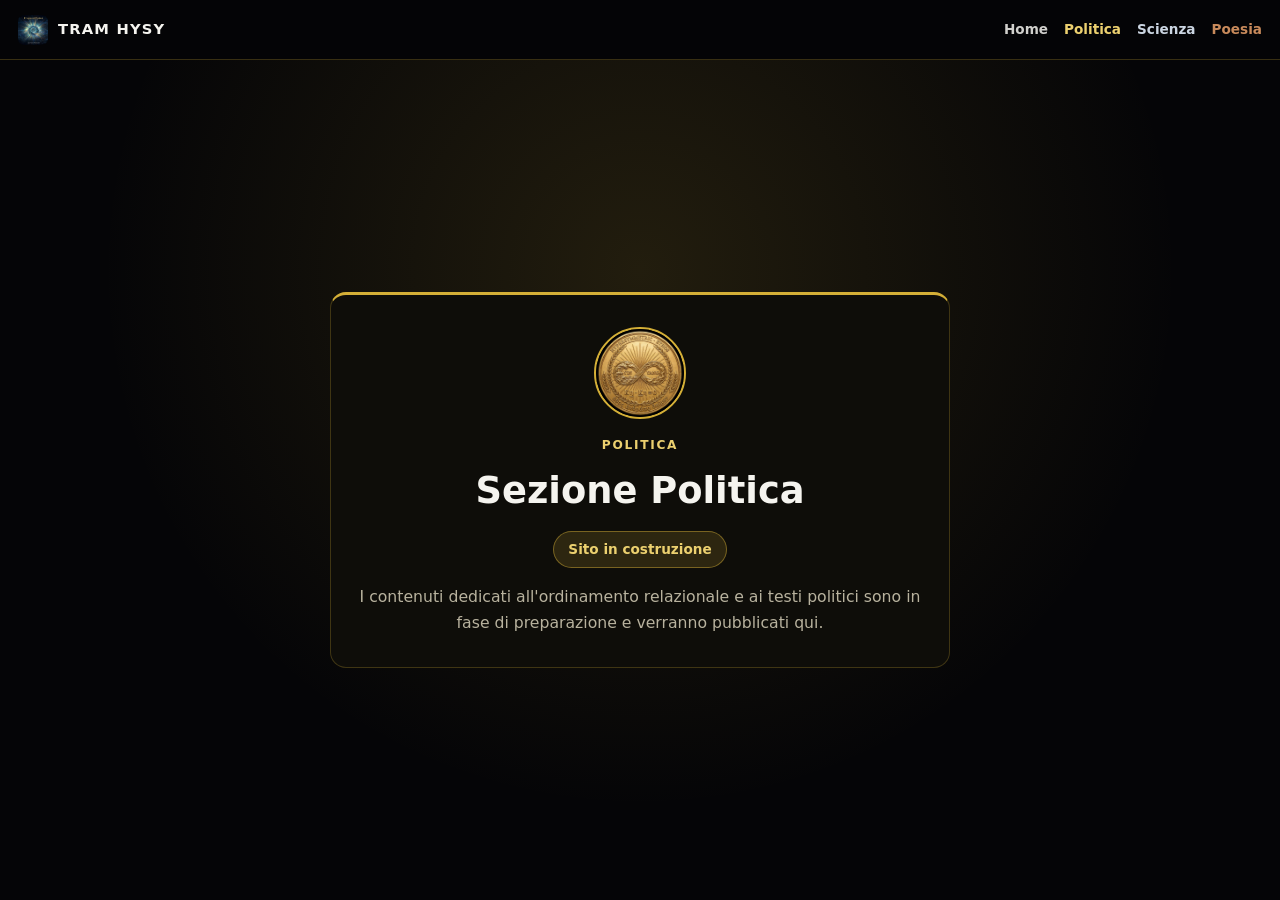
<file: deng/index.html>
<!DOCTYPE html>
<html lang="it">
<head>
  <meta charset="UTF-8" />
  <meta name="viewport" content="width=device-width, initial-scale=1.0" />
  <title>TRAM HYSY — Politica · Sito in costruzione</title>
  <style>
    :root {
      --bg: #050507;
      --surface: #0e0d09;
      --text: #f5f4ef;
      --muted: #b8b29e;
      --gold: #d4af37;
      --gold-bright: #ecd06f;
      --silver: #cbd5e1;
      --bronze: #c88a5b;
      --border: rgba(212, 175, 55, 0.25);
      --nav-h: 60px;
    }

    * { box-sizing: border-box; margin: 0; padding: 0; }

    body {
      background: var(--bg);
      color: var(--text);
      font-family: system-ui, -apple-system, BlinkMacSystemFont, "Segoe UI", Roboto, sans-serif;
      line-height: 1.65;
      padding-top: var(--nav-h);
      min-height: 100vh;
      display: flex;
      flex-direction: column;
    }

    .topbar {
      position: fixed;
      top: 0; left: 0; right: 0;
      height: var(--nav-h);
      z-index: 999;
      display: flex;
      align-items: center;
      justify-content: space-between;
      padding: 0 18px;
      background: rgba(5, 5, 7, 0.94);
      backdrop-filter: blur(10px);
      border-bottom: 1px solid var(--border);
    }

    .brand {
      display: flex;
      align-items: center;
      gap: 10px;
      text-decoration: none;
      color: var(--text);
      font-weight: 700;
      letter-spacing: 0.08em;
      font-size: 0.92rem;
    }

    .brand img {
      width: 30px;
      height: 30px;
      border-radius: 6px;
      object-fit: cover;
      display: block;
    }

    .nav-links {
      display: flex;
      align-items: center;
      gap: 16px;
      list-style: none;
      font-size: 0.85rem;
    }

    .nav-links a {
      text-decoration: none;
      font-weight: 600;
    }

    .c-home { color: var(--text); opacity: 0.85; }
    .c-home:hover { opacity: 1; }
    .c-gold { color: var(--gold-bright); }
    .c-silver { color: var(--silver); }
    .c-bronze { color: var(--bronze); }

    .wrap {
      flex: 1;
      display: grid;
      place-items: center;
      padding: 36px 18px;
      background: radial-gradient(circle at 50% 25%, rgba(212, 175, 55, 0.14), transparent 60%), var(--bg);
    }

    .box {
      max-width: 620px;
      width: 100%;
      background: var(--surface);
      border: 1px solid var(--border);
      border-top: 3px solid var(--gold);
      border-radius: 16px;
      padding: 32px 24px;
      text-align: center;
    }

    .coin {
      width: 92px;
      height: 92px;
      border-radius: 50%;
      overflow: hidden;
      margin: 0 auto 16px;
      border: 2px solid var(--gold);
    }

    .coin img {
      width: 100%;
      height: 100%;
      object-fit: cover;
      display: block;
    }

    .kicker {
      font-size: 0.76rem;
      letter-spacing: 0.14em;
      text-transform: uppercase;
      color: var(--gold-bright);
      font-weight: 700;
      margin-bottom: 6px;
    }

    h1 {
      font-size: clamp(1.7rem, 3.6vw, 2.3rem);
      margin-bottom: 10px;
    }

    .status-pill {
      display: inline-block;
      background: rgba(212, 175, 55, 0.16);
      color: var(--gold-bright);
      border: 1px solid rgba(212, 175, 55, 0.45);
      padding: 6px 14px;
      border-radius: 999px;
      font-size: 0.85rem;
      font-weight: 700;
      margin-bottom: 16px;
    }

    p {
      color: var(--muted);
      font-size: 0.98rem;
    }

    @media (max-width: 680px) {
      .nav-links { gap: 10px; font-size: 0.76rem; }
    }
  </style>
</head>
<body>

  <header class="topbar">
    <a href="../index.html" class="brand">
      <img src="../assets/img/respiro.jpg" alt="Logo Respiro" />
      <span>TRAM HYSY</span>
    </a>
    <nav aria-label="Navigazione">
      <ul class="nav-links">
        <li><a href="../index.html" class="c-home">Home</a></li>
        <li><a href="./" class="c-gold">Politica</a></li>
        <li><a href="../hysy/" class="c-silver">Scienza</a></li>
        <li><a href="../nugae/" class="c-bronze">Poesia</a></li>
      </ul>
    </nav>
  </header>

  <main class="wrap">
    <section class="box">
      <div class="coin">
        <img src="../assets/img/deng.jpg" alt="Politica" />
      </div>
      <p class="kicker">Politica</p>
      <h1>Sezione Politica</h1>
      <div class="status-pill">Sito in costruzione</div>
      <p>
        I contenuti dedicati all'ordinamento relazionale e ai testi politici sono in fase di preparazione e verranno pubblicati qui.
      </p>
    </section>
  </main>

</body>
</html>
</file>
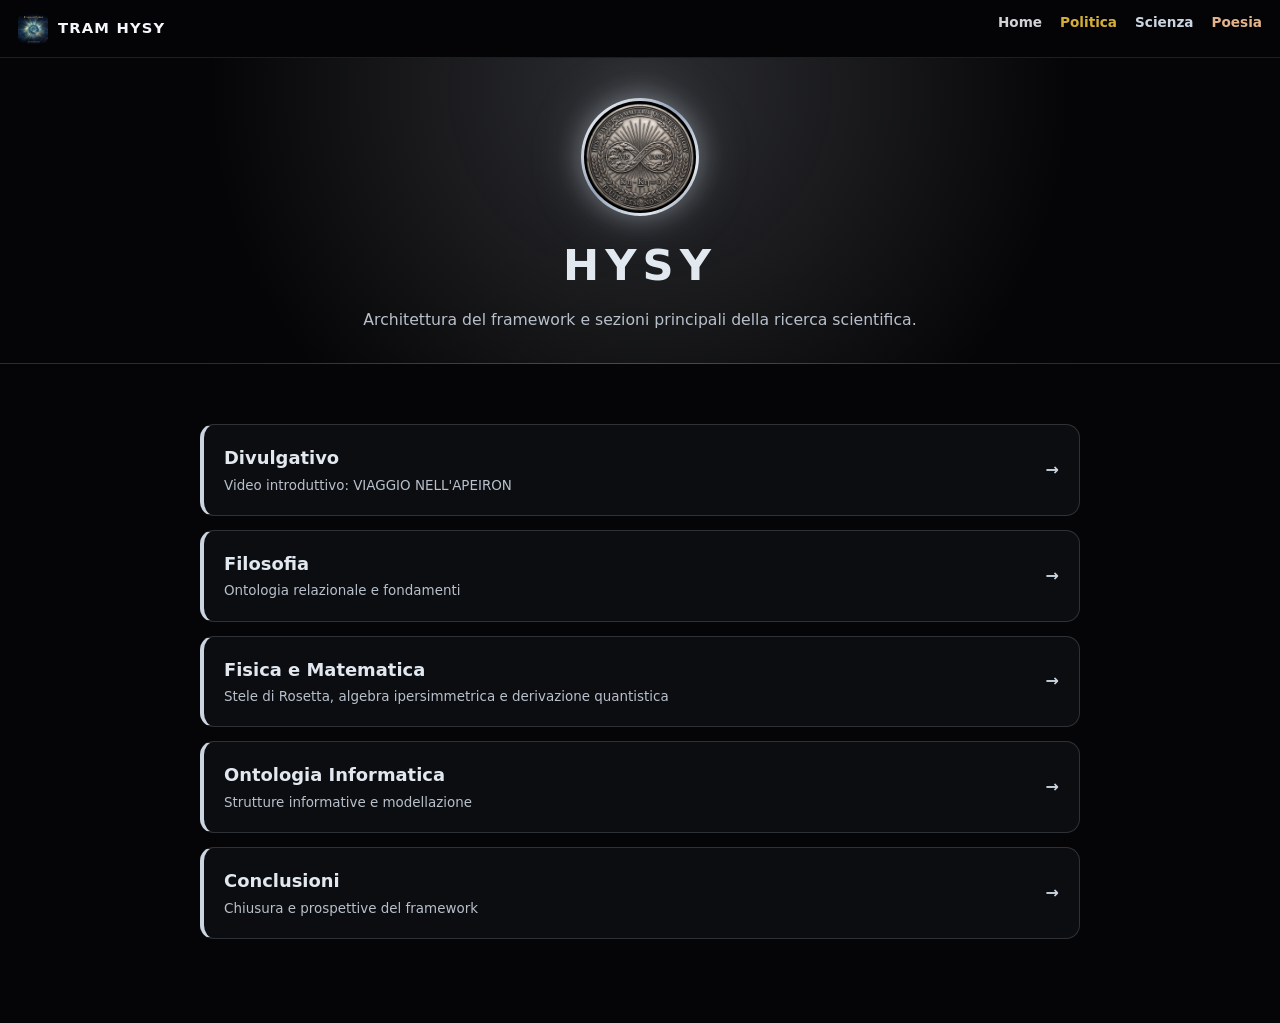
<file: hysy/index.html>
<!DOCTYPE html>
<html lang="it">
<head>
  <meta charset="UTF-8" />
  <meta name="viewport" content="width=device-width, initial-scale=1.0" />
  <title>TRAM HYSY — Scienza · HYSY</title>
  <link rel="stylesheet" href="../css/style.css" />
  <style>
    .hysy-hub-hero {
      text-align: center;
      padding: 40px 20px 30px;
      border-bottom: 1px solid var(--border-silver);
      background:
        radial-gradient(circle at 50% 10%, rgba(226, 232, 240, 0.18), transparent 62%),
        var(--bg);
    }

    .hysy-aura-coin {
      width: 118px;
      height: 118px;
      border-radius: 50%;
      padding: 3px;
      margin: 0 auto 14px;
      background: linear-gradient(135deg, #ffffff 0%, #94a3b8 45%, #e2e8f0 78%, #64748b 100%);
      box-shadow:
        0 0 28px rgba(226, 232, 240, 0.38),
        0 0 56px rgba(148, 163, 184, 0.24);
    }

    .hysy-aura-coin img {
      width: 100%;
      height: 100%;
      border-radius: 50%;
      object-fit: cover;
      display: block;
      background: #090b10;
    }

    .hysy-brand-title {
      font-size: clamp(1.9rem, 4vw, 2.7rem);
      font-weight: 800;
      letter-spacing: 0.14em;
      color: var(--accent);
      margin-bottom: 6px;
    }

    .hysy-hub-sub {
      color: var(--muted);
      font-size: 0.98rem;
      max-width: 680px;
      margin: 0 auto;
    }

    .chapters-list {
      display: grid;
      grid-template-columns: 1fr;
      gap: 14px;
      margin-top: 24px;
    }

    .chapter-card {
      display: flex;
      align-items: center;
      justify-content: space-between;
      gap: 16px;
      text-decoration: none;
      background: var(--surface);
      border: 1px solid var(--border-silver);
      border-left: 4px solid var(--silver);
      border-radius: 14px;
      padding: 18px 20px;
      transition: transform 0.2s ease, border-color 0.2s ease, background 0.2s ease;
    }

    .chapter-card:hover {
      transform: translateX(4px);
      border-color: var(--accent);
      background: var(--card);
    }

    .chapter-title {
      font-size: 1.12rem;
      font-weight: 700;
      color: var(--accent);
    }

    .chapter-path {
      font-size: 0.84rem;
      color: var(--muted);
      margin-top: 2px;
    }

    .chapter-arrow {
      color: var(--silver);
      font-weight: 700;
      font-size: 1rem;
      flex-shrink: 0;
    }
  </style>
</head>
<body>

  <header class="topbar topbar-sub">
    <a href="../index.html" class="brand">
      <img src="../assets/img/respiro.jpg" alt="Logo Respiro" />
      <span class="brand-label">TRAM HYSY</span>
    </a>
    <nav aria-label="Navigazione sezioni">
      <ul class="nav-links">
        <li><a href="../index.html" class="c-home">Home</a></li>
        <li><a href="../deng/" class="c-gold">Politica</a></li>
        <li><a href="./" class="c-silver">Scienza</a></li>
        <li><a href="../nugae/" class="c-bronze">Poesia</a></li>
      </ul>
    </nav>
  </header>

  <main>
    <section class="hysy-hub-hero">
      <div class="hysy-aura-coin">
        <img src="../assets/img/hysy.jpg" alt="Moneta HYSY con aura" />
      </div>
      <h1 class="hysy-brand-title">HYSY</h1>
      <p class="hysy-hub-sub">
        Architettura del framework e sezioni principali della ricerca scientifica.
      </p>
    </section>

    <div class="container">
      <div class="chapters-list">
        <a href="divulgativo/" class="chapter-card">
          <div>
            <div class="chapter-title">Divulgativo</div>
            <div class="chapter-path">Video introduttivo: VIAGGIO NELL'APEIRON</div>
          </div>
          <span class="chapter-arrow">→</span>
        </a>

        <a href="filosofia/" class="chapter-card">
          <div>
            <div class="chapter-title">Filosofia</div>
            <div class="chapter-path">Ontologia relazionale e fondamenti</div>
          </div>
          <span class="chapter-arrow">→</span>
        </a>

        <a href="fisica-matematica/" class="chapter-card">
          <div>
            <div class="chapter-title">Fisica e Matematica</div>
            <div class="chapter-path">Stele di Rosetta, algebra ipersimmetrica e derivazione quantistica</div>
          </div>
          <span class="chapter-arrow">→</span>
        </a>

        <a href="ontologia-informatica/" class="chapter-card">
          <div>
            <div class="chapter-title">Ontologia Informatica</div>
            <div class="chapter-path">Strutture informative e modellazione</div>
          </div>
          <span class="chapter-arrow">→</span>
        </a>

        <a href="conclusioni/" class="chapter-card">
          <div>
            <div class="chapter-title">Conclusioni</div>
            <div class="chapter-path">Chiusura e prospettive del framework</div>
          </div>
          <span class="chapter-arrow">→</span>
        </a>
      </div>
    </div>
  </main>

</body>
</html>
</file>
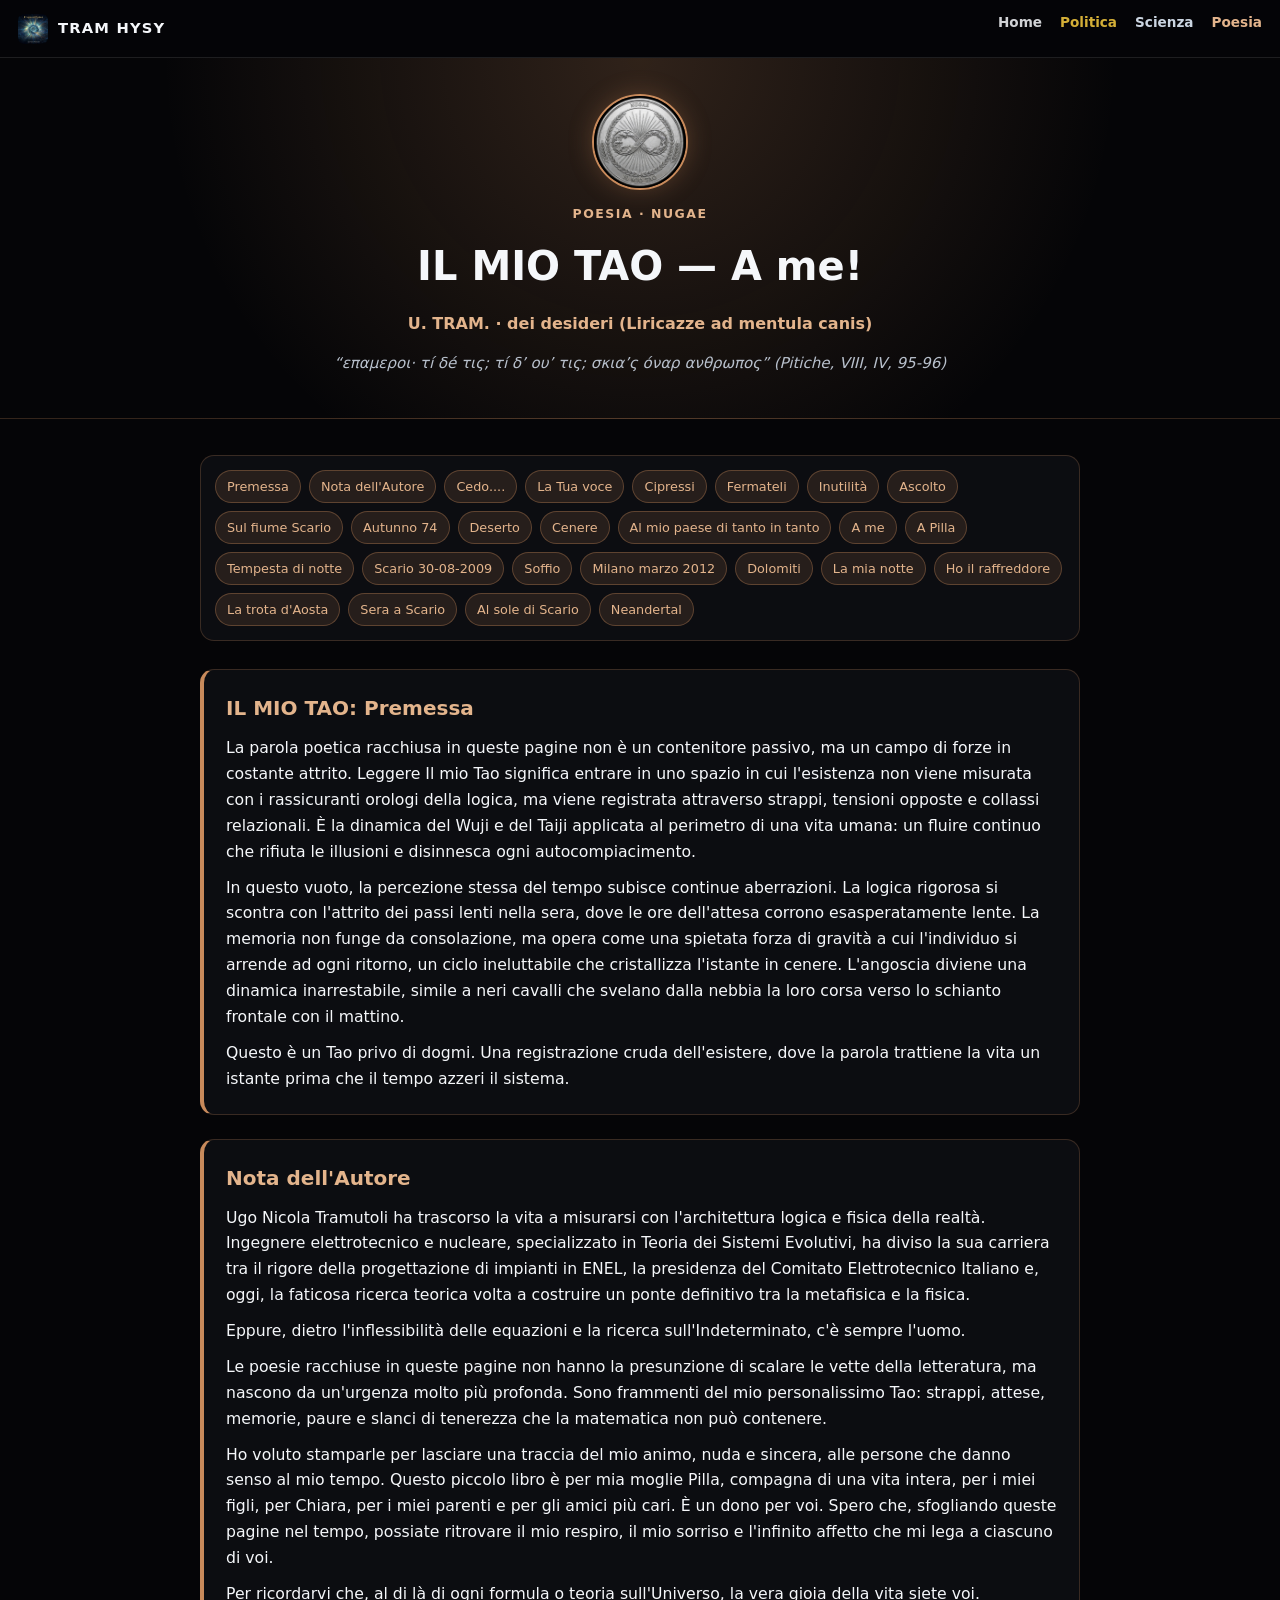
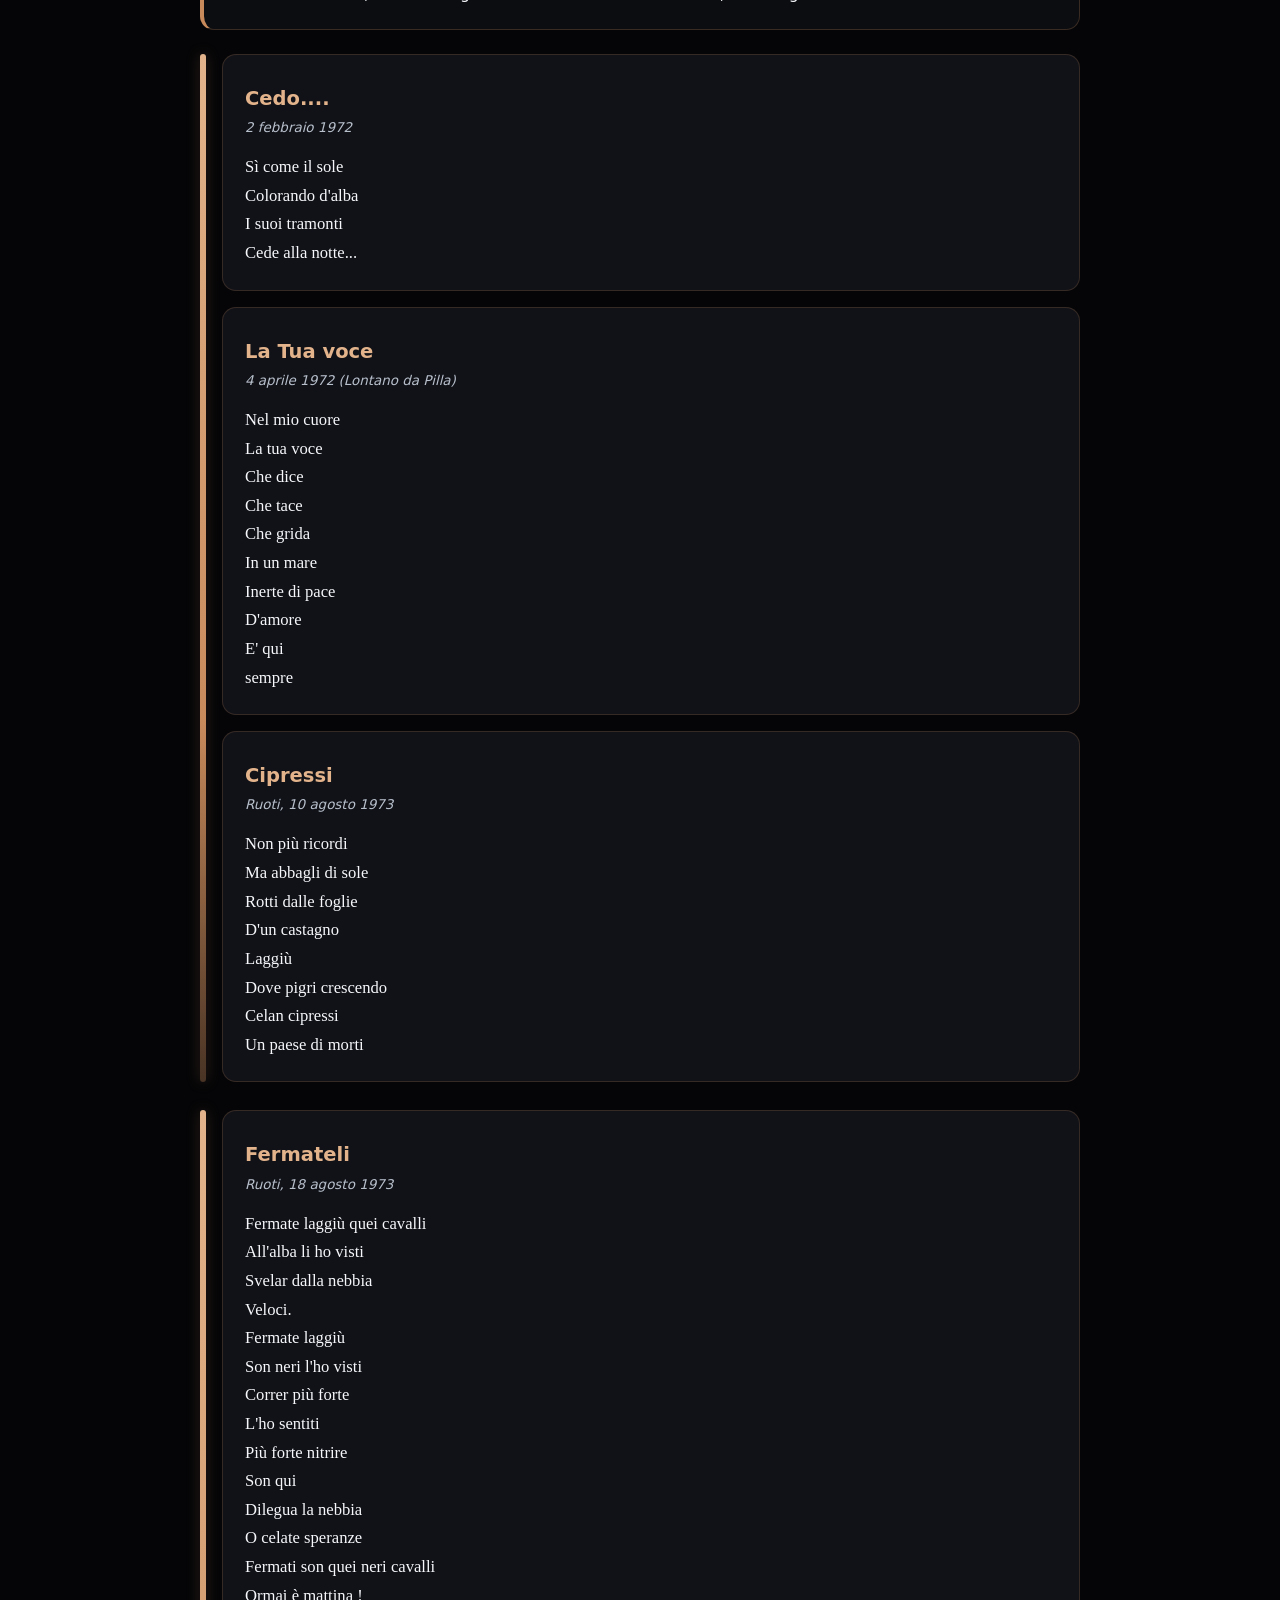
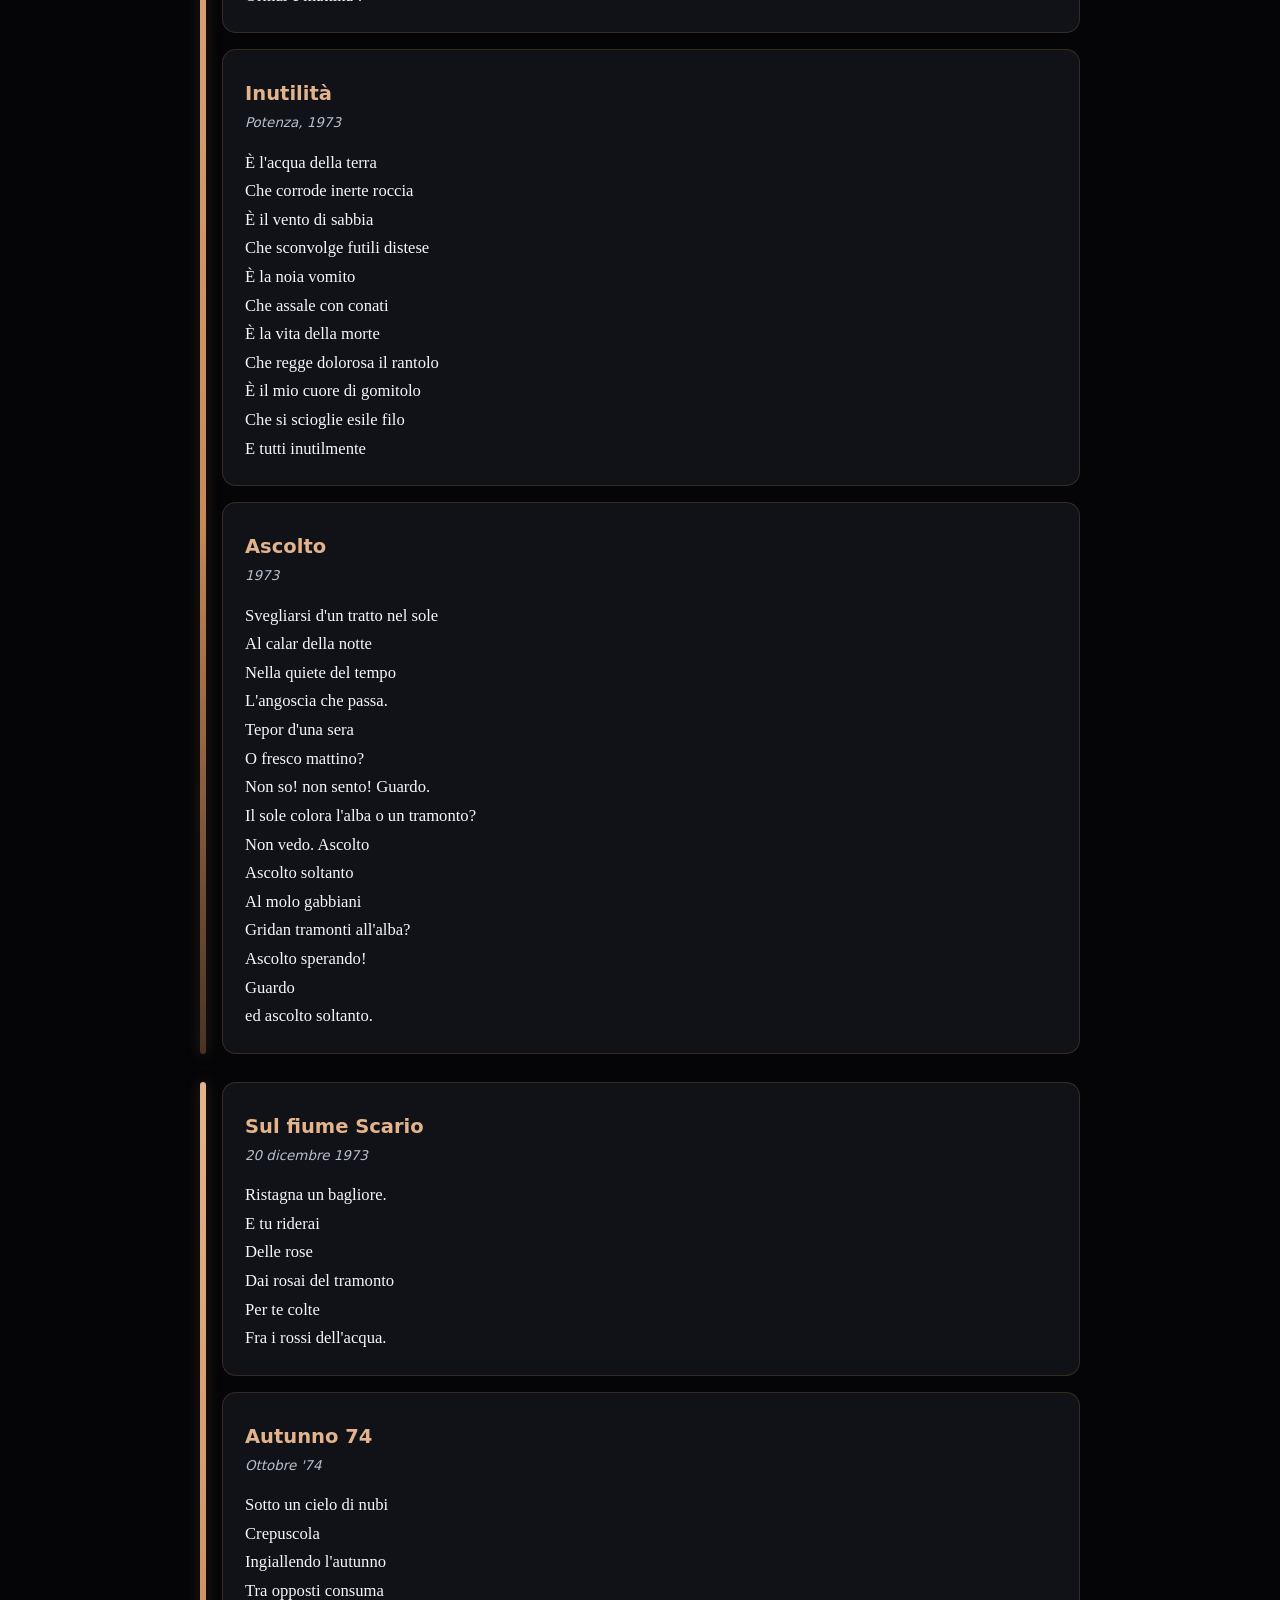
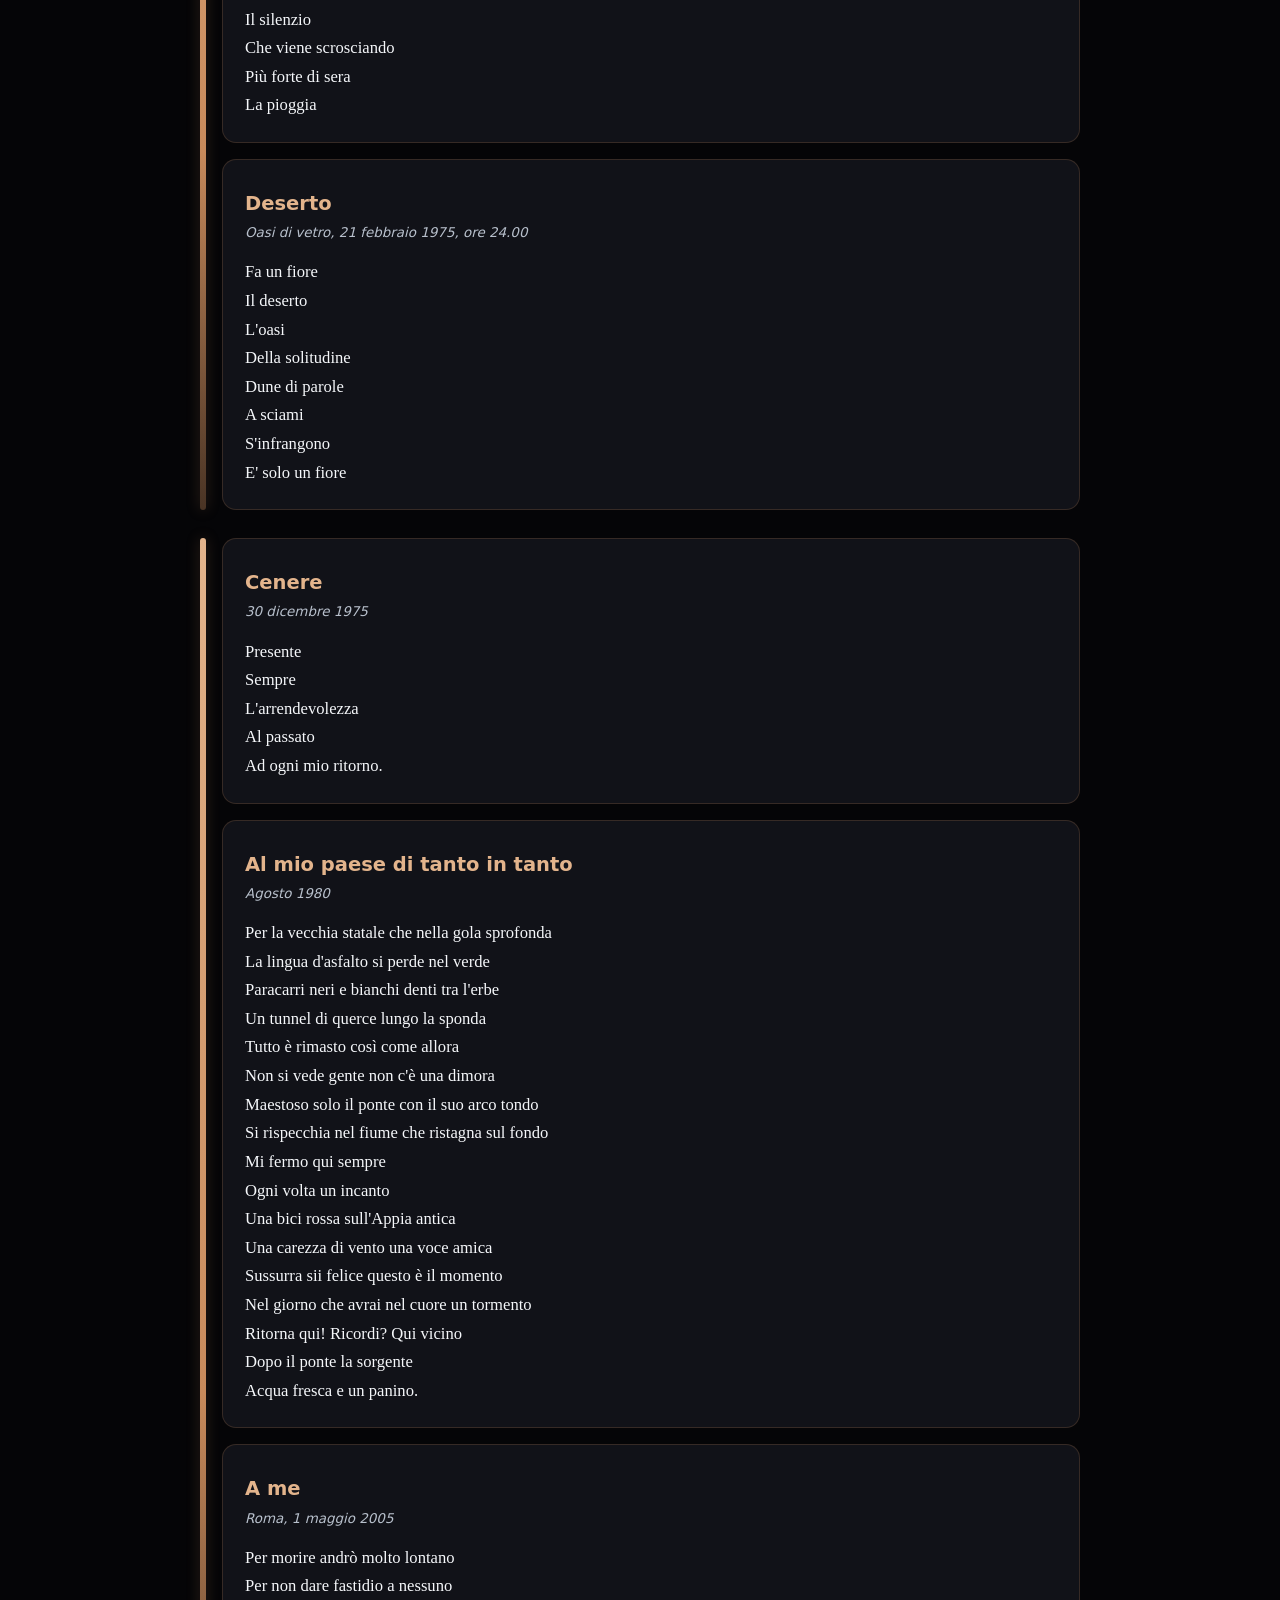
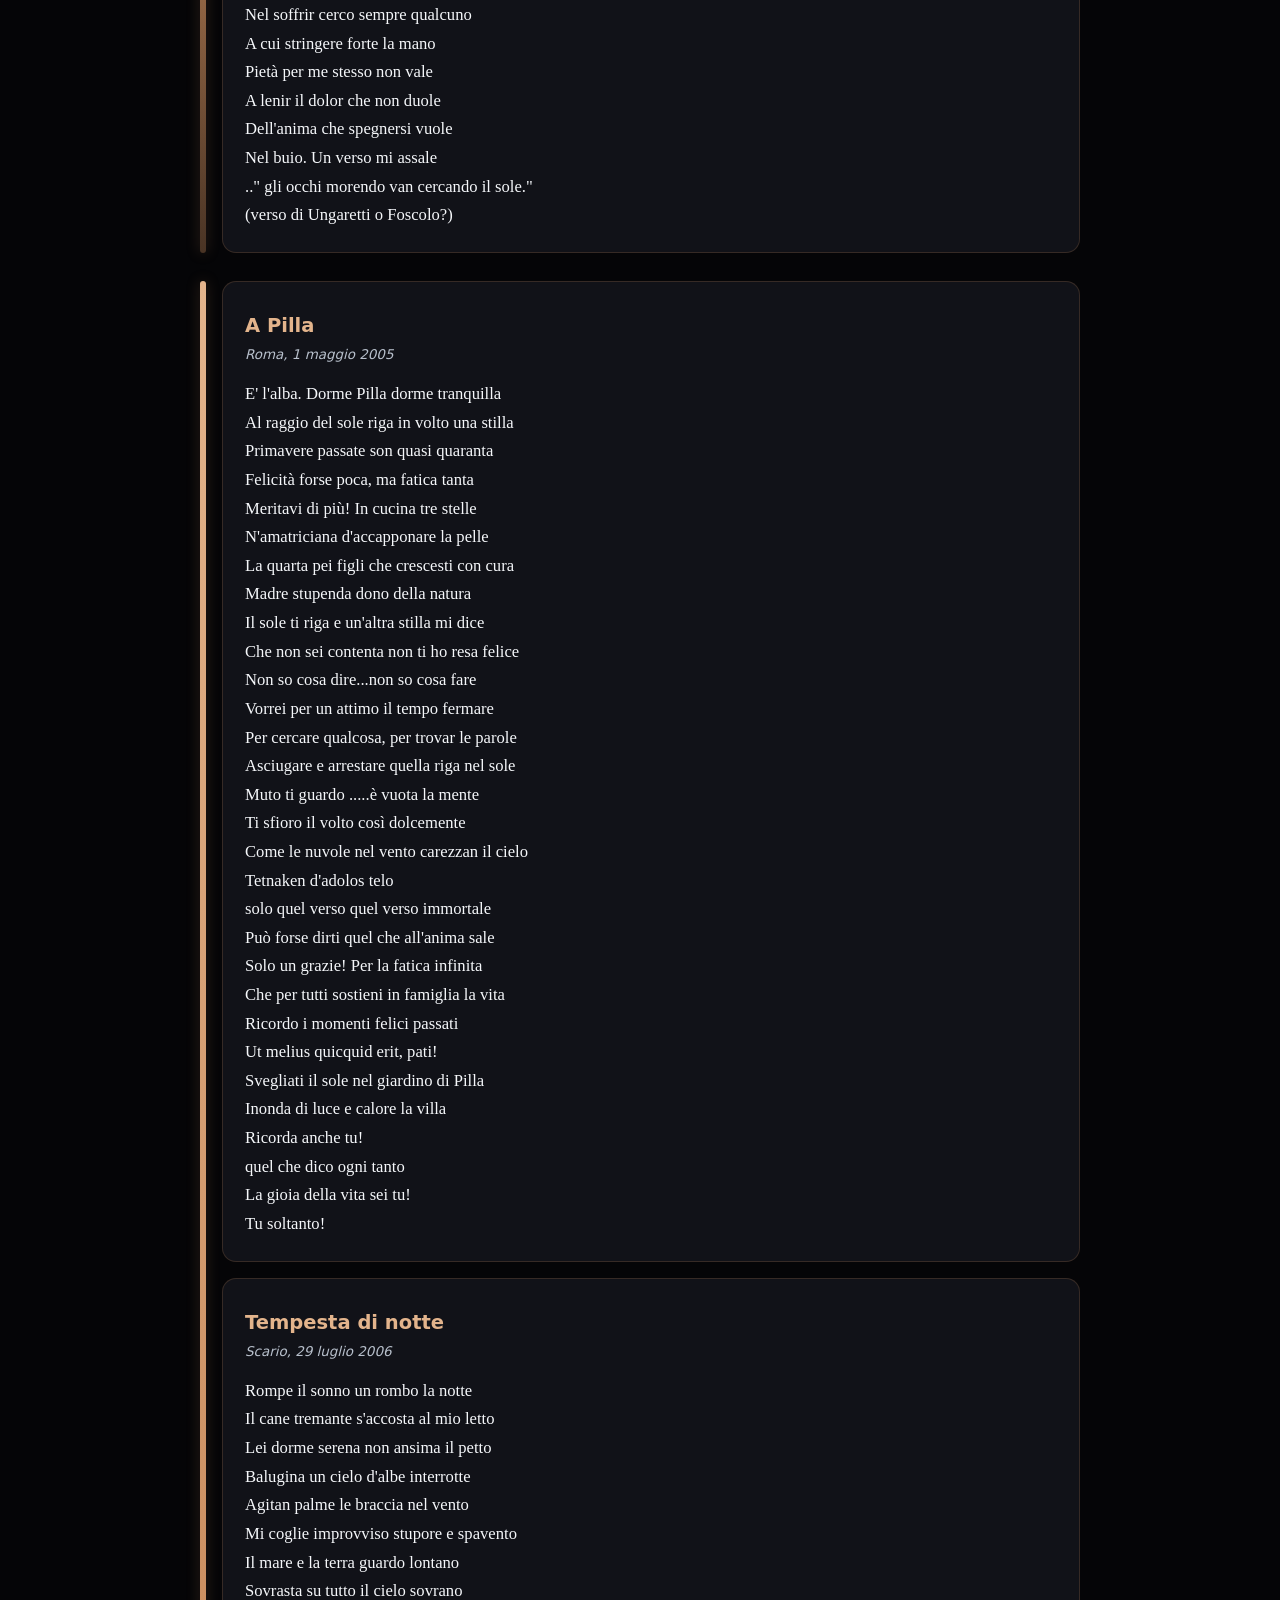
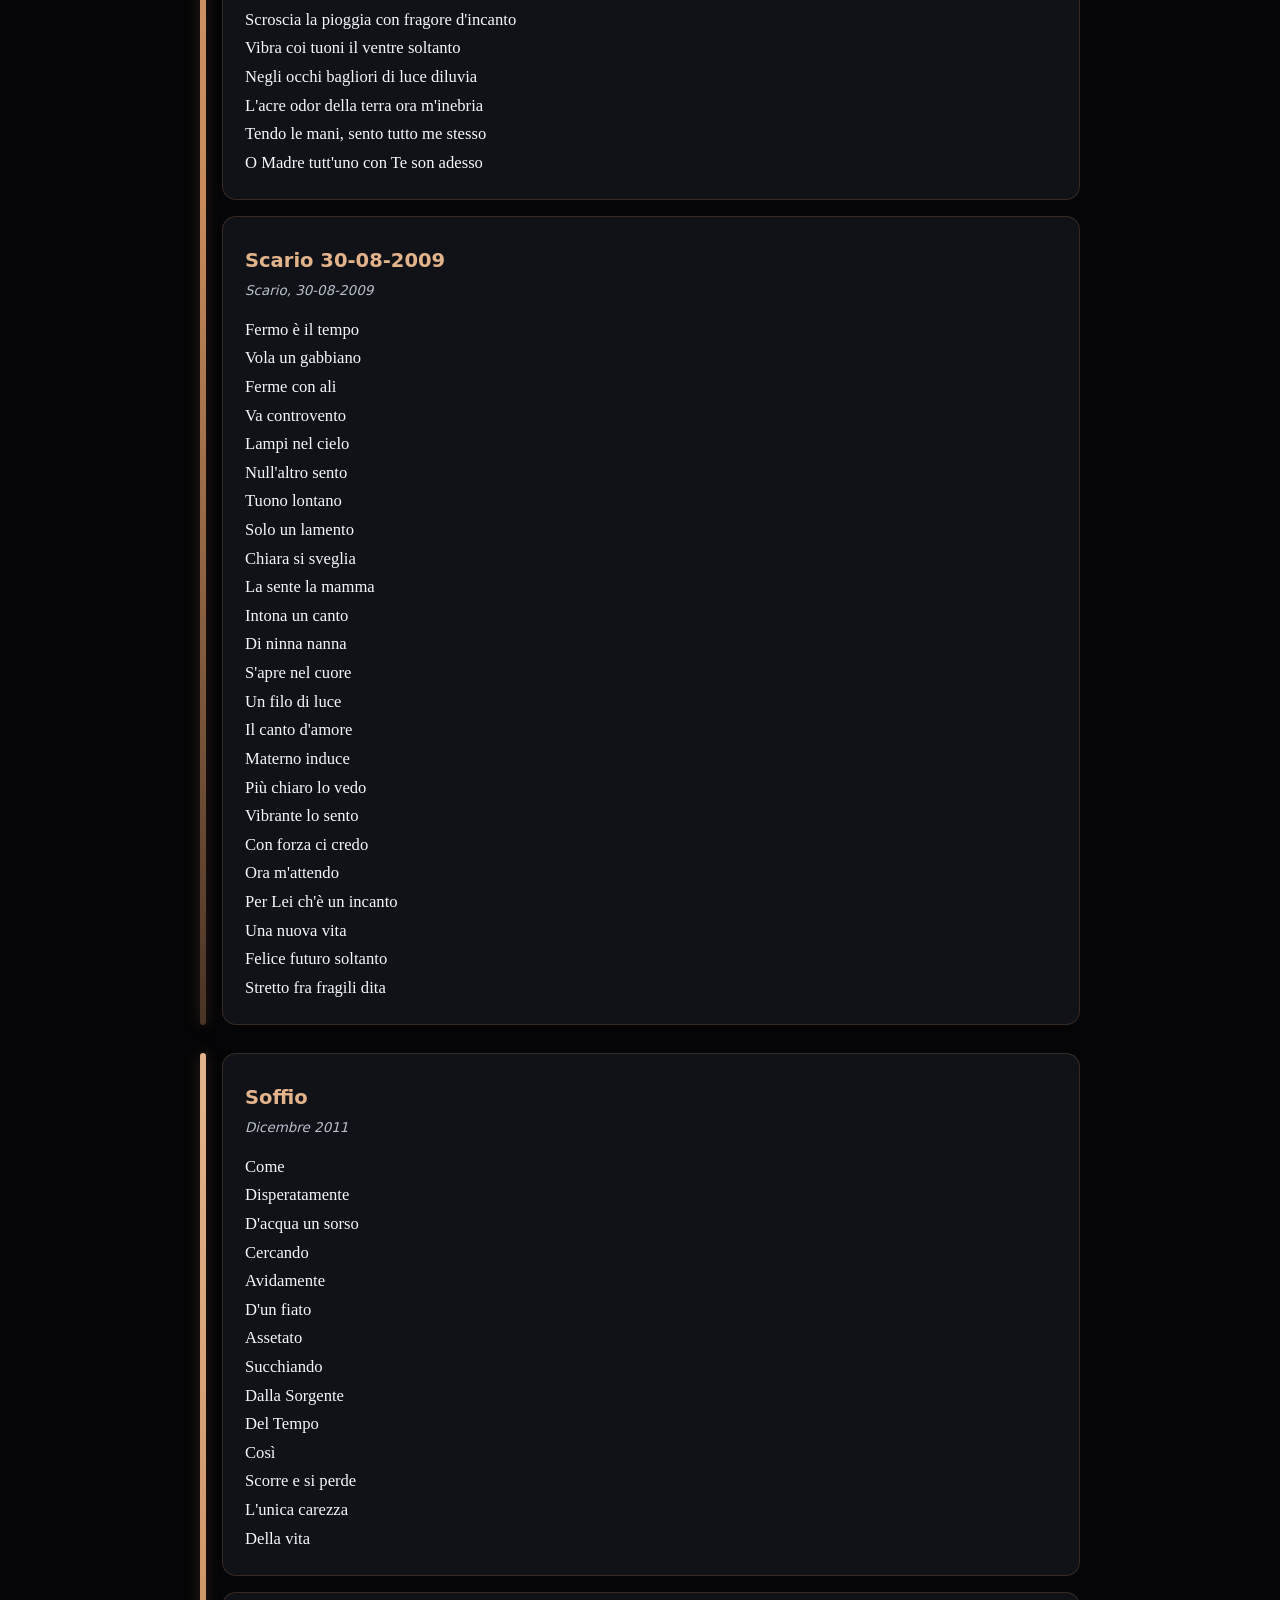
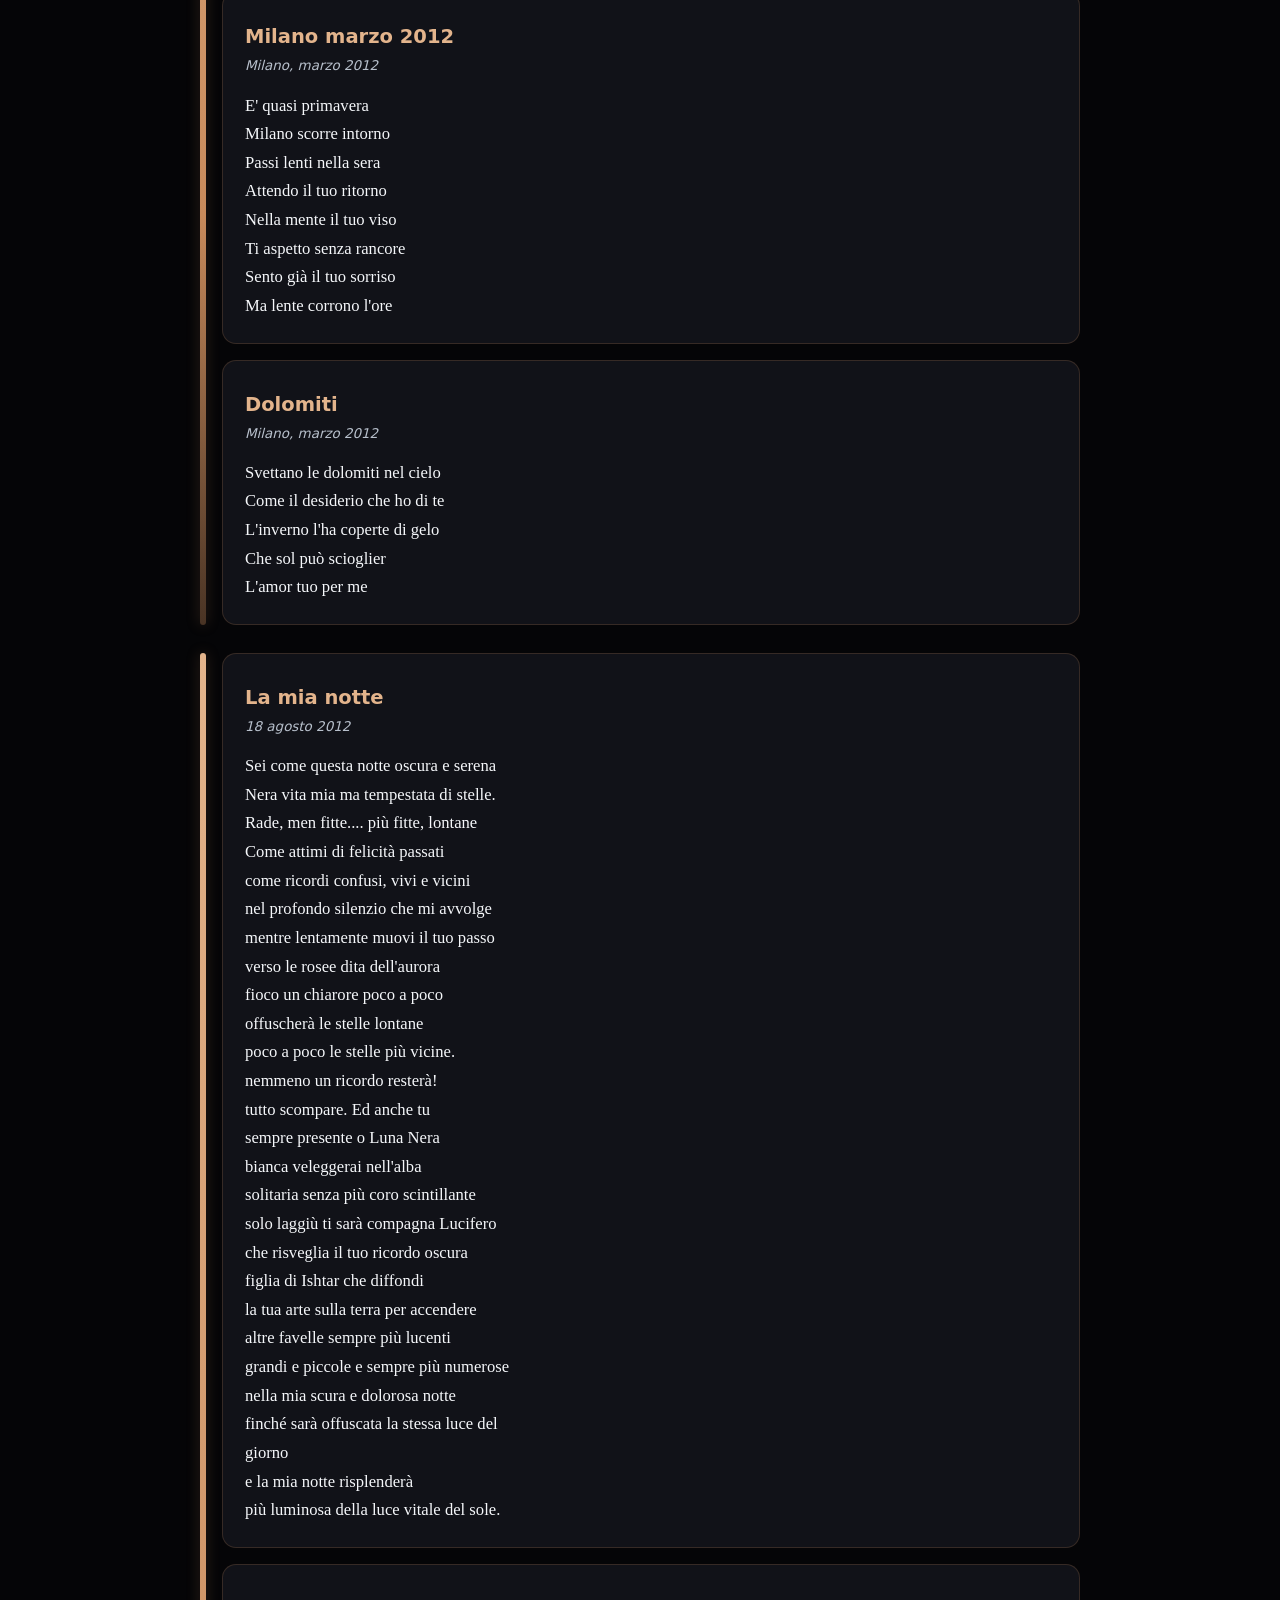
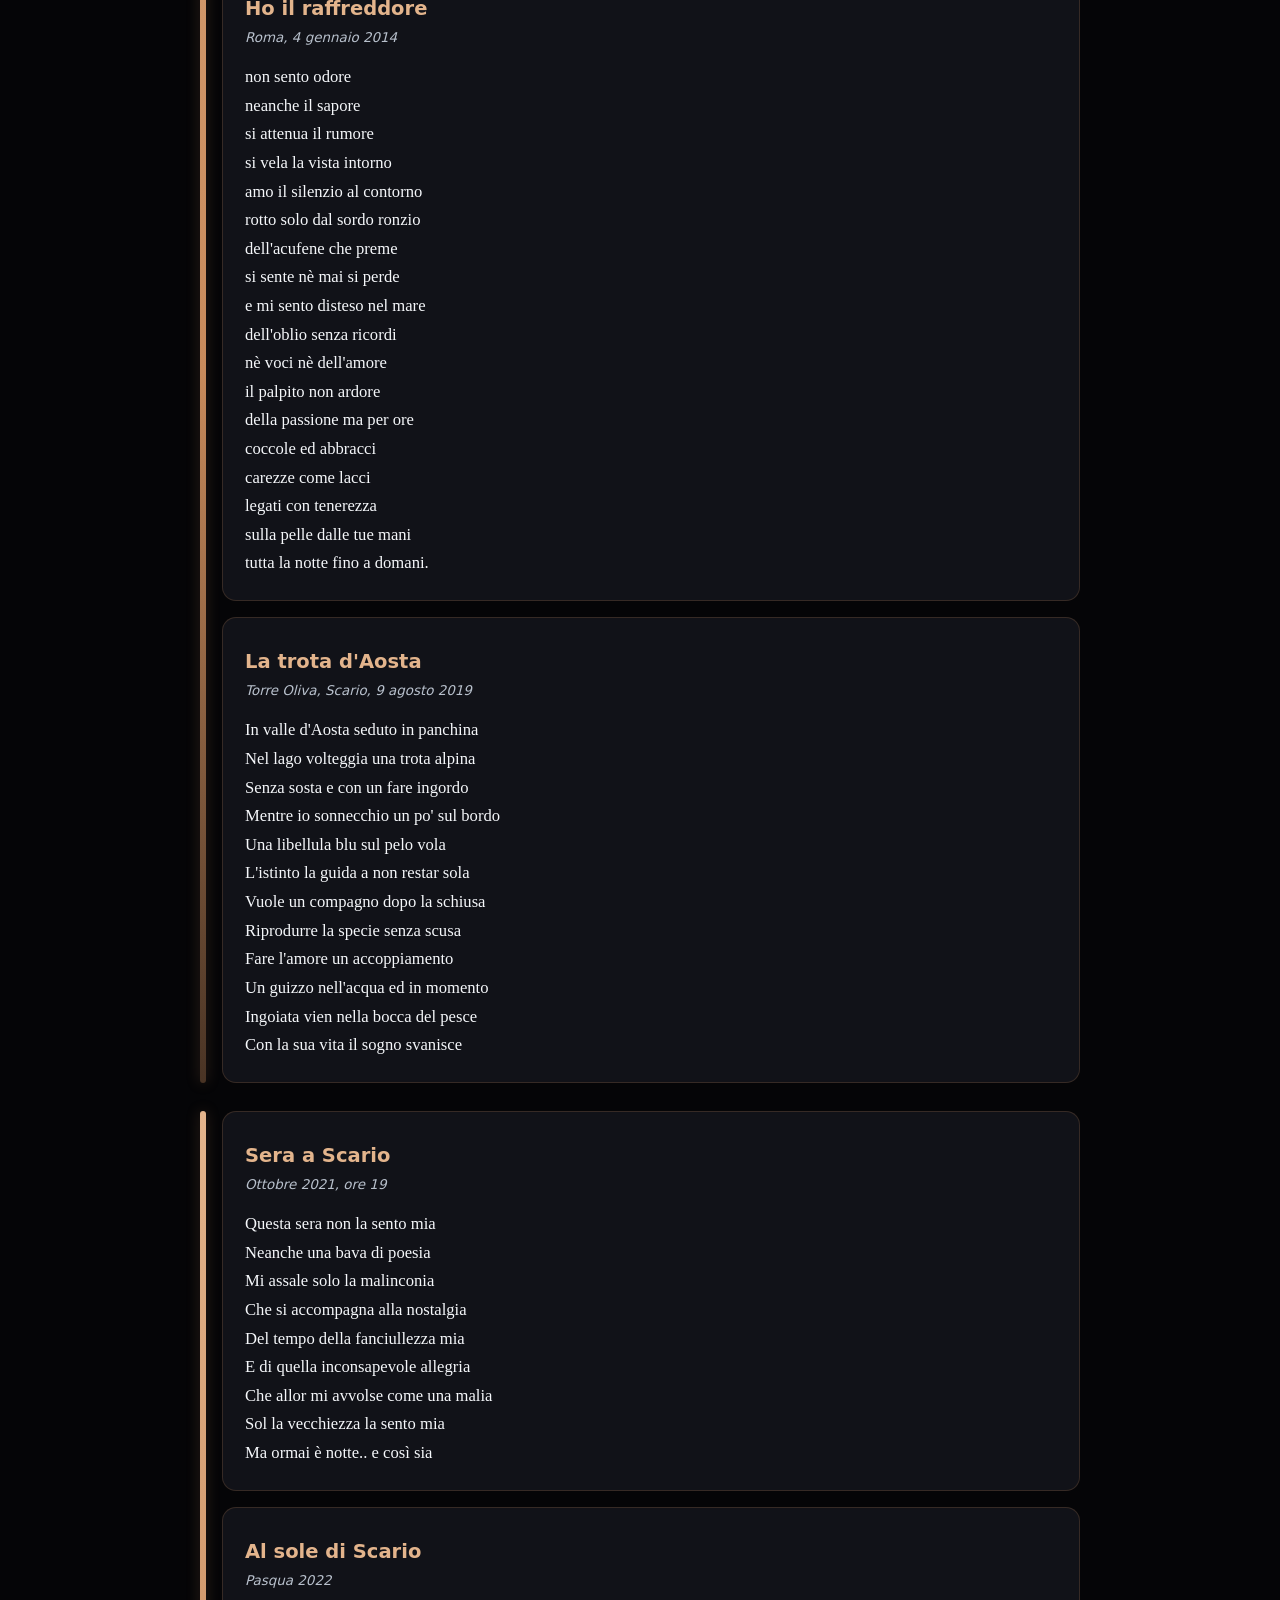
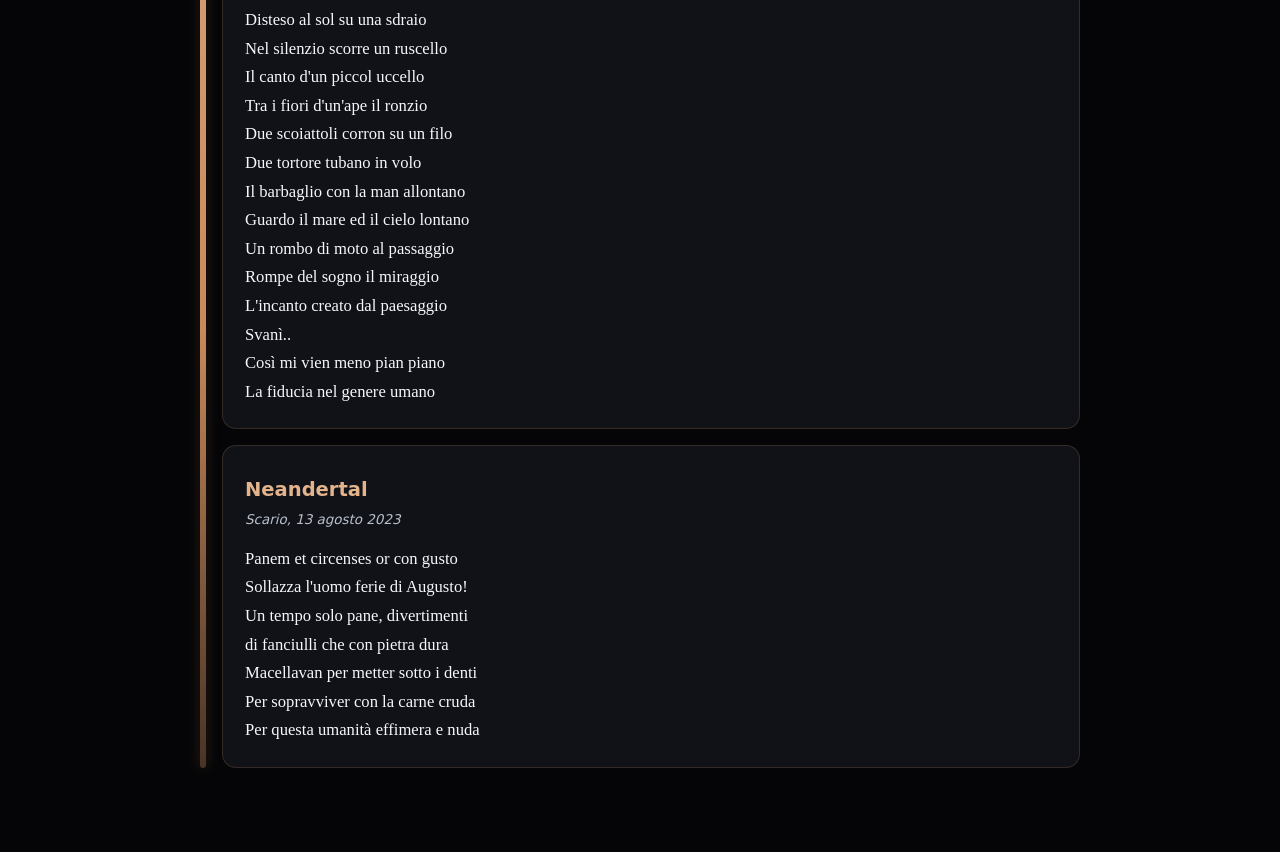
<file: nugae/index.html>
<!DOCTYPE html>
<html lang="it">
<head>
  <meta charset="UTF-8" />
  <meta name="viewport" content="width=device-width, initial-scale=1.0" />
  <title>TRAM HYSY — Nugae · Il Mio Tao</title>
  <link rel="stylesheet" href="../css/style.css" />
  <style>
    html { scroll-behavior: smooth; scroll-padding-top: 120px; }
    .note-box, .poem-card, .poem-title { scroll-margin-top: 120px; }
    .poem-title { padding-top: 6px; }
  </style>
</head>
<body>

  <header class="topbar topbar-sub">
    <a href="../index.html" class="brand">
      <img src="../assets/img/respiro.jpg" alt="Logo Respiro — TRAM HYSY" />
      <span class="brand-label">TRAM HYSY</span>
    </a>
    <nav aria-label="Navigazione sezioni">
      <ul class="nav-links">
        <li><a href="../index.html" class="c-home">Home</a></li>
        <li><a href="../deng/" class="c-gold">Politica</a></li>
        <li><a href="../hysy/" class="c-silver">Scienza</a></li>
        <li><a href="./" class="c-bronze">Poesia</a></li>
      </ul>
    </nav>
  </header>

  <section class="hero-nugae">
    <div class="hero-inner">
      <div class="coin-badge">
        <img src="../assets/img/nugae.jpg" alt="Moneta Nugae — Il Mio Tao" />
      </div>
      <p class="kicker">Poesia · Nugae</p>
      <h1>IL MIO TAO — A me!</h1>
      <p class="subtitle">U. TRAM. · dei desideri (Liricazze ad mentula canis)</p>
      <p class="epigraph">
        &ldquo;&epsilon;&pi;&alpha;&mu;&epsilon;&rho;&omicron;&iota;&middot; &tau;&iacute; &delta;&eacute; &tau;&iota;&sigmaf;; &tau;&iacute; &delta;&rsquo; &omicron;&upsilon;&rsquo; &tau;&iota;&sigmaf;; &sigma;&kappa;&iota;&alpha;&rsquo;&sigmaf; &oacute;&nu;&alpha;&rho; &alpha;&nu;&theta;&rho;&omega;&pi;&omicron;&sigmaf;&rdquo; (Pitiche, VIII, IV, 95-96)
      </p>
    </div>
  </section>

  <main class="container">
    <nav class="quick-index" aria-label="Indice delle poesie">
      <a href="#premessa">Premessa</a>
      <a href="#nota-autore">Nota dell'Autore</a>
      <a href="#cedo">Cedo....</a>
      <a href="#tua-voce">La Tua voce</a>
      <a href="#cipressi">Cipressi</a>
      <a href="#fermateli">Fermateli</a>
      <a href="#inutilita">Inutilit&agrave;</a>
      <a href="#ascolto">Ascolto</a>
      <a href="#scario-1973">Sul fiume Scario</a>
      <a href="#autunno-74">Autunno 74</a>
      <a href="#deserto">Deserto</a>
      <a href="#cenere">Cenere</a>
      <a href="#paese-1980">Al mio paese di tanto in tanto</a>
      <a href="#a-me">A me</a>
      <a href="#a-pilla">A Pilla</a>
      <a href="#tempesta">Tempesta di notte</a>
      <a href="#scario-2009">Scario 30-08-2009</a>
      <a href="#soffio">Soffio</a>
      <a href="#milano-2012">Milano marzo 2012</a>
      <a href="#dolomiti">Dolomiti</a>
      <a href="#mia-notte">La mia notte</a>
      <a href="#raffreddore">Ho il raffreddore</a>
      <a href="#trota">La trota d'Aosta</a>
      <a href="#sera-scario">Sera a Scario</a>
      <a href="#sole-scario">Al sole di Scario</a>
      <a href="#neandertal">Neandertal</a>
    </nav>

    <section id="premessa" class="note-box">
      <h2>IL MIO TAO: Premessa</h2>
      <p>La parola poetica racchiusa in queste pagine non è un contenitore passivo, ma un campo di forze in costante attrito. Leggere Il mio Tao significa entrare in uno spazio in cui l'esistenza non viene misurata con i rassicuranti orologi della logica, ma viene registrata attraverso strappi, tensioni opposte e collassi relazionali. È la dinamica del Wuji e del Taiji applicata al perimetro di una vita umana: un fluire continuo che rifiuta le illusioni e disinnesca ogni autocompiacimento.</p>
      <p>In questo vuoto, la percezione stessa del tempo subisce continue aberrazioni. La logica rigorosa si scontra con l'attrito dei passi lenti nella sera, dove le ore dell'attesa corrono esasperatamente lente. La memoria non funge da consolazione, ma opera come una spietata forza di gravità a cui l'individuo si arrende ad ogni ritorno, un ciclo ineluttabile che cristallizza l'istante in cenere. L'angoscia diviene una dinamica inarrestabile, simile a neri cavalli che svelano dalla nebbia la loro corsa verso lo schianto frontale con il mattino.</p>
      <p>Questo è un Tao privo di dogmi. Una registrazione cruda dell'esistere, dove la parola trattiene la vita un istante prima che il tempo azzeri il sistema.</p>
    </section>

    <section id="nota-autore" class="note-box">
      <h2>Nota dell'Autore</h2>
      <p>Ugo Nicola Tramutoli ha trascorso la vita a misurarsi con l'architettura logica e fisica della realtà. Ingegnere elettrotecnico e nucleare, specializzato in Teoria dei Sistemi Evolutivi, ha diviso la sua carriera tra il rigore della progettazione di impianti in ENEL, la presidenza del Comitato Elettrotecnico Italiano e, oggi, la faticosa ricerca teorica volta a costruire un ponte definitivo tra la metafisica e la fisica.</p>
      <p>Eppure, dietro l'inflessibilità delle equazioni e la ricerca sull'Indeterminato, c'è sempre l'uomo.</p>
      <p>Le poesie racchiuse in queste pagine non hanno la presunzione di scalare le vette della letteratura, ma nascono da un'urgenza molto più profonda. Sono frammenti del mio personalissimo Tao: strappi, attese, memorie, paure e slanci di tenerezza che la matematica non può contenere.</p>
      <p>Ho voluto stamparle per lasciare una traccia del mio animo, nuda e sincera, alle persone che danno senso al mio tempo. Questo piccolo libro è per mia moglie Pilla, compagna di una vita intera, per i miei figli, per Chiara, per i miei parenti e per gli amici più cari. È un dono per voi. Spero che, sfogliando queste pagine nel tempo, possiate ritrovare il mio respiro, il mio sorriso e l'infinito affetto che mi lega a ciascuno di voi.</p>
      <p>Per ricordarvi che, al di là di ogni formula o teoria sull'Universo, la vera gioia della vita siete voi.</p>
    </section>

    <div class="triad-list">

      <section class="poem-triad" aria-label="Blocco di poesie 1">
        <article id="cedo" class="poem-card">
          <h2 class="poem-title">Cedo....</h2>
          <p class="poem-meta">2 febbraio 1972</p>
          <div class="poem-verses">Sì come il sole
Colorando d'alba
I suoi tramonti
Cede alla notte...</div>
        </article>

        <article id="tua-voce" class="poem-card">
          <h2 class="poem-title">La Tua voce</h2>
          <p class="poem-meta">4 aprile 1972 (Lontano da Pilla)</p>
          <div class="poem-verses">Nel mio cuore
La tua voce
Che dice
Che tace
Che grida
In un mare
Inerte di pace
D'amore
E' qui
sempre</div>
        </article>

        <article id="cipressi" class="poem-card">
          <h2 class="poem-title">Cipressi</h2>
          <p class="poem-meta">Ruoti, 10 agosto 1973</p>
          <div class="poem-verses">Non più ricordi
Ma abbagli di sole
Rotti dalle foglie
D'un castagno
Laggiù
Dove pigri crescendo
Celan cipressi
Un paese di morti</div>
        </article>
      </section>

      <section class="poem-triad" aria-label="Blocco di poesie 2">
        <article id="fermateli" class="poem-card">
          <h2 class="poem-title">Fermateli</h2>
          <p class="poem-meta">Ruoti, 18 agosto 1973</p>
          <div class="poem-verses">Fermate laggiù quei cavalli
All'alba li ho visti
Svelar dalla nebbia
Veloci.
Fermate laggiù
Son neri l'ho visti
Correr più forte
L'ho sentiti
Più forte nitrire
Son qui
Dilegua la nebbia
O celate speranze
Fermati son quei neri cavalli
Ormai è mattina !</div>
        </article>

        <article id="inutilita" class="poem-card">
          <h2 class="poem-title">Inutilità</h2>
          <p class="poem-meta">Potenza, 1973</p>
          <div class="poem-verses">È l'acqua della terra
Che corrode inerte roccia
È il vento di sabbia
Che sconvolge futili distese
È la noia vomito
Che assale con conati
È la vita della morte
Che regge dolorosa il rantolo
È il mio cuore di gomitolo
Che si scioglie esile filo
E tutti inutilmente</div>
        </article>

        <article id="ascolto" class="poem-card">
          <h2 class="poem-title">Ascolto</h2>
          <p class="poem-meta">1973</p>
          <div class="poem-verses">Svegliarsi d'un tratto nel sole
Al calar della notte
Nella quiete del tempo
L'angoscia che passa.
Tepor d'una sera
O fresco mattino?
Non so! non sento! Guardo.
Il sole colora l'alba o un tramonto?
Non vedo. Ascolto
Ascolto soltanto
Al molo gabbiani
Gridan tramonti all'alba?
Ascolto sperando!
Guardo
ed ascolto soltanto.</div>
        </article>
      </section>

      <section class="poem-triad" aria-label="Blocco di poesie 3">
        <article id="scario-1973" class="poem-card">
          <h2 class="poem-title">Sul fiume Scario</h2>
          <p class="poem-meta">20 dicembre 1973</p>
          <div class="poem-verses">Ristagna un bagliore.
E tu riderai
Delle rose
Dai rosai del tramonto
Per te colte
Fra i rossi dell'acqua.</div>
        </article>

        <article id="autunno-74" class="poem-card">
          <h2 class="poem-title">Autunno 74</h2>
          <p class="poem-meta">Ottobre '74</p>
          <div class="poem-verses">Sotto un cielo di nubi
Crepuscola
Ingiallendo l'autunno
Tra opposti consuma
Il silenzio
Che viene scrosciando
Più forte di sera
La pioggia</div>
        </article>

        <article id="deserto" class="poem-card">
          <h2 class="poem-title">Deserto</h2>
          <p class="poem-meta">Oasi di vetro, 21 febbraio 1975, ore 24.00</p>
          <div class="poem-verses">Fa un fiore
Il deserto
L'oasi
Della solitudine
Dune di parole
A sciami
S'infrangono
E' solo un fiore</div>
        </article>
      </section>

      <section class="poem-triad" aria-label="Blocco di poesie 4">
        <article id="cenere" class="poem-card">
          <h2 class="poem-title">Cenere</h2>
          <p class="poem-meta">30 dicembre 1975</p>
          <div class="poem-verses">Presente
Sempre
L'arrendevolezza
Al passato
Ad ogni mio ritorno.</div>
        </article>

        <article id="paese-1980" class="poem-card">
          <h2 class="poem-title">Al mio paese di tanto in tanto</h2>
          <p class="poem-meta">Agosto 1980</p>
          <div class="poem-verses">Per la vecchia statale che nella gola sprofonda
La lingua d'asfalto si perde nel verde
Paracarri neri e bianchi denti tra l'erbe
Un tunnel di querce lungo la sponda
Tutto è rimasto così come allora
Non si vede gente non c'è una dimora
Maestoso solo il ponte con il suo arco tondo
Si rispecchia nel fiume che ristagna sul fondo
Mi fermo qui sempre
Ogni volta un incanto
Una bici rossa sull'Appia antica
Una carezza di vento una voce amica
Sussurra sii felice questo è il momento
Nel giorno che avrai nel cuore un tormento
Ritorna qui! Ricordi? Qui vicino
Dopo il ponte la sorgente
Acqua fresca e un panino.</div>
        </article>

        <article id="a-me" class="poem-card">
          <h2 class="poem-title">A me</h2>
          <p class="poem-meta">Roma, 1 maggio 2005</p>
          <div class="poem-verses">Per morire andrò molto lontano
Per non dare fastidio a nessuno
Nel soffrir cerco sempre qualcuno
A cui stringere forte la mano
Pietà per me stesso non vale
A lenir il dolor che non duole
Dell'anima che spegnersi vuole
Nel buio. Un verso mi assale
.." gli occhi morendo van cercando il sole."
(verso di Ungaretti o Foscolo?)</div>
        </article>
      </section>

      <section class="poem-triad" aria-label="Blocco di poesie 5">
        <article id="a-pilla" class="poem-card">
          <h2 class="poem-title">A Pilla</h2>
          <p class="poem-meta">Roma, 1 maggio 2005</p>
          <div class="poem-verses">E' l'alba. Dorme Pilla dorme tranquilla
Al raggio del sole riga in volto una stilla
Primavere passate son quasi quaranta
Felicità forse poca, ma fatica tanta
Meritavi di più! In cucina tre stelle
N'amatriciana d'accapponare la pelle
La quarta pei figli che crescesti con cura
Madre stupenda dono della natura
Il sole ti riga e un'altra stilla mi dice
Che non sei contenta non ti ho resa felice
Non so cosa dire...non so cosa fare
Vorrei per un attimo il tempo fermare
Per cercare qualcosa, per trovar le parole
Asciugare e arrestare quella riga nel sole
Muto ti guardo .....è vuota la mente
Ti sfioro il volto così dolcemente
Come le nuvole nel vento carezzan il cielo
Tetnaken d'adolos telo
solo quel verso quel verso immortale
Può forse dirti quel che all'anima sale
Solo un grazie! Per la fatica infinita
Che per tutti sostieni in famiglia la vita
Ricordo i momenti felici passati
Ut melius quicquid erit, pati!
Svegliati il sole nel giardino di Pilla
Inonda di luce e calore la villa
Ricorda anche tu!
quel che dico ogni tanto
La gioia della vita sei tu!
Tu soltanto!</div>
        </article>

        <article id="tempesta" class="poem-card">
          <h2 class="poem-title">Tempesta di notte</h2>
          <p class="poem-meta">Scario, 29 luglio 2006</p>
          <div class="poem-verses">Rompe il sonno un rombo la notte
Il cane tremante s'accosta al mio letto
Lei dorme serena non ansima il petto
Balugina un cielo d'albe interrotte
Agitan palme le braccia nel vento
Mi coglie improvviso stupore e spavento
Il mare e la terra guardo lontano
Sovrasta su tutto il cielo sovrano
Scroscia la pioggia con fragore d'incanto
Vibra coi tuoni il ventre soltanto
Negli occhi bagliori di luce diluvia
L'acre odor della terra ora m'inebria
Tendo le mani, sento tutto me stesso
O Madre tutt'uno con Te son adesso</div>
        </article>

        <article id="scario-2009" class="poem-card">
          <h2 class="poem-title">Scario 30-08-2009</h2>
          <p class="poem-meta">Scario, 30-08-2009</p>
          <div class="poem-verses">Fermo è il tempo
Vola un gabbiano
Ferme con ali
Va controvento
Lampi nel cielo
Null'altro sento
Tuono lontano
Solo un lamento
Chiara si sveglia
La sente la mamma
Intona un canto
Di ninna nanna
S'apre nel cuore
Un filo di luce
Il canto d'amore
Materno induce
Più chiaro lo vedo
Vibrante lo sento
Con forza ci credo
Ora m'attendo
Per Lei ch'è un incanto
Una nuova vita
Felice futuro soltanto
Stretto fra fragili dita</div>
        </article>
      </section>

      <section class="poem-triad" aria-label="Blocco di poesie 6">
        <article id="soffio" class="poem-card">
          <h2 class="poem-title">Soffio</h2>
          <p class="poem-meta">Dicembre 2011</p>
          <div class="poem-verses">Come
Disperatamente
D'acqua un sorso
Cercando
Avidamente
D'un fiato
Assetato
Succhiando
Dalla Sorgente
Del Tempo
Così
Scorre e si perde
L'unica carezza
Della vita</div>
        </article>

        <article id="milano-2012" class="poem-card">
          <h2 class="poem-title">Milano marzo 2012</h2>
          <p class="poem-meta">Milano, marzo 2012</p>
          <div class="poem-verses">E' quasi primavera
Milano scorre intorno
Passi lenti nella sera
Attendo il tuo ritorno
Nella mente il tuo viso
Ti aspetto senza rancore
Sento già il tuo sorriso
Ma lente corrono l'ore</div>
        </article>

        <article id="dolomiti" class="poem-card">
          <h2 class="poem-title">Dolomiti</h2>
          <p class="poem-meta">Milano, marzo 2012</p>
          <div class="poem-verses">Svettano le dolomiti nel cielo
Come il desiderio che ho di te
L'inverno l'ha coperte di gelo
Che sol può scioglier
L'amor tuo per me</div>
        </article>
      </section>

      <section class="poem-triad" aria-label="Blocco di poesie 7">
        <article id="mia-notte" class="poem-card">
          <h2 class="poem-title">La mia notte</h2>
          <p class="poem-meta">18 agosto 2012</p>
          <div class="poem-verses">Sei come questa notte oscura e serena
Nera vita mia ma tempestata di stelle.
Rade, men fitte.... più fitte, lontane
Come attimi di felicità passati
come ricordi confusi, vivi e vicini
nel profondo silenzio che mi avvolge
mentre lentamente muovi il tuo passo
verso le rosee dita dell'aurora
fioco un chiarore poco a poco
offuscherà le stelle lontane
poco a poco le stelle più vicine.
nemmeno un ricordo resterà!
tutto scompare. Ed anche tu
sempre presente o Luna Nera
bianca veleggerai nell'alba
solitaria senza più coro scintillante
solo laggiù ti sarà compagna Lucifero
che risveglia il tuo ricordo oscura
figlia di Ishtar che diffondi
la tua arte sulla terra per accendere
altre favelle sempre più lucenti
grandi e piccole e sempre più numerose
nella mia scura e dolorosa notte
finché sarà offuscata la stessa luce del
giorno
e la mia notte risplenderà
più luminosa della luce vitale del sole.</div>
        </article>

        <article id="raffreddore" class="poem-card">
          <h2 class="poem-title">Ho il raffreddore</h2>
          <p class="poem-meta">Roma, 4 gennaio 2014</p>
          <div class="poem-verses">non sento odore
neanche il sapore
si attenua il rumore
si vela la vista intorno
amo il silenzio al contorno
rotto solo dal sordo ronzio
dell'acufene che preme
si sente nè mai si perde
e mi sento disteso nel mare
dell'oblio senza ricordi
nè voci nè dell'amore
il palpito non ardore
della passione ma per ore
coccole ed abbracci
carezze come lacci
legati con tenerezza
sulla pelle dalle tue mani
tutta la notte fino a domani.</div>
        </article>

        <article id="trota" class="poem-card">
          <h2 class="poem-title">La trota d'Aosta</h2>
          <p class="poem-meta">Torre Oliva, Scario, 9 agosto 2019</p>
          <div class="poem-verses">In valle d'Aosta seduto in panchina
Nel lago volteggia una trota alpina
Senza sosta e con un fare ingordo
Mentre io sonnecchio un po' sul bordo
Una libellula blu sul pelo vola
L'istinto la guida a non restar sola
Vuole un compagno dopo la schiusa
Riprodurre la specie senza scusa
Fare l'amore un accoppiamento
Un guizzo nell'acqua ed in momento
Ingoiata vien nella bocca del pesce
Con la sua vita il sogno svanisce</div>
        </article>
      </section>

      <section class="poem-triad" aria-label="Blocco di poesie 8">
        <article id="sera-scario" class="poem-card">
          <h2 class="poem-title">Sera a Scario</h2>
          <p class="poem-meta">Ottobre 2021, ore 19</p>
          <div class="poem-verses">Questa sera non la sento mia
Neanche una bava di poesia
Mi assale solo la malinconia
Che si accompagna alla nostalgia
Del tempo della fanciullezza mia
E di quella inconsapevole allegria
Che allor mi avvolse come una malia
Sol la vecchiezza la sento mia
Ma ormai è notte.. e così sia</div>
        </article>

        <article id="sole-scario" class="poem-card">
          <h2 class="poem-title">Al sole di Scario</h2>
          <p class="poem-meta">Pasqua 2022</p>
          <div class="poem-verses">Disteso al sol su una sdraio
Nel silenzio scorre un ruscello
Il canto d'un piccol uccello
Tra i fiori d'un'ape il ronzio
Due scoiattoli corron su un filo
Due tortore tubano in volo
Il barbaglio con la man allontano
Guardo il mare ed il cielo lontano
Un rombo di moto al passaggio
Rompe del sogno il miraggio
L'incanto creato dal paesaggio
Svanì..
Così mi vien meno pian piano
La fiducia nel genere umano</div>
        </article>

        <article id="neandertal" class="poem-card">
          <h2 class="poem-title">Neandertal</h2>
          <p class="poem-meta">Scario, 13 agosto 2023</p>
          <div class="poem-verses">Panem et circenses or con gusto
Sollazza l'uomo ferie di Augusto!
Un tempo solo pane, divertimenti
di fanciulli che con pietra dura
Macellavan per metter sotto i denti
Per sopravviver con la carne cruda
Per questa umanità effimera e nuda</div>
        </article>
      </section>

    </div>
  </main>

</body>
</html>
</file>
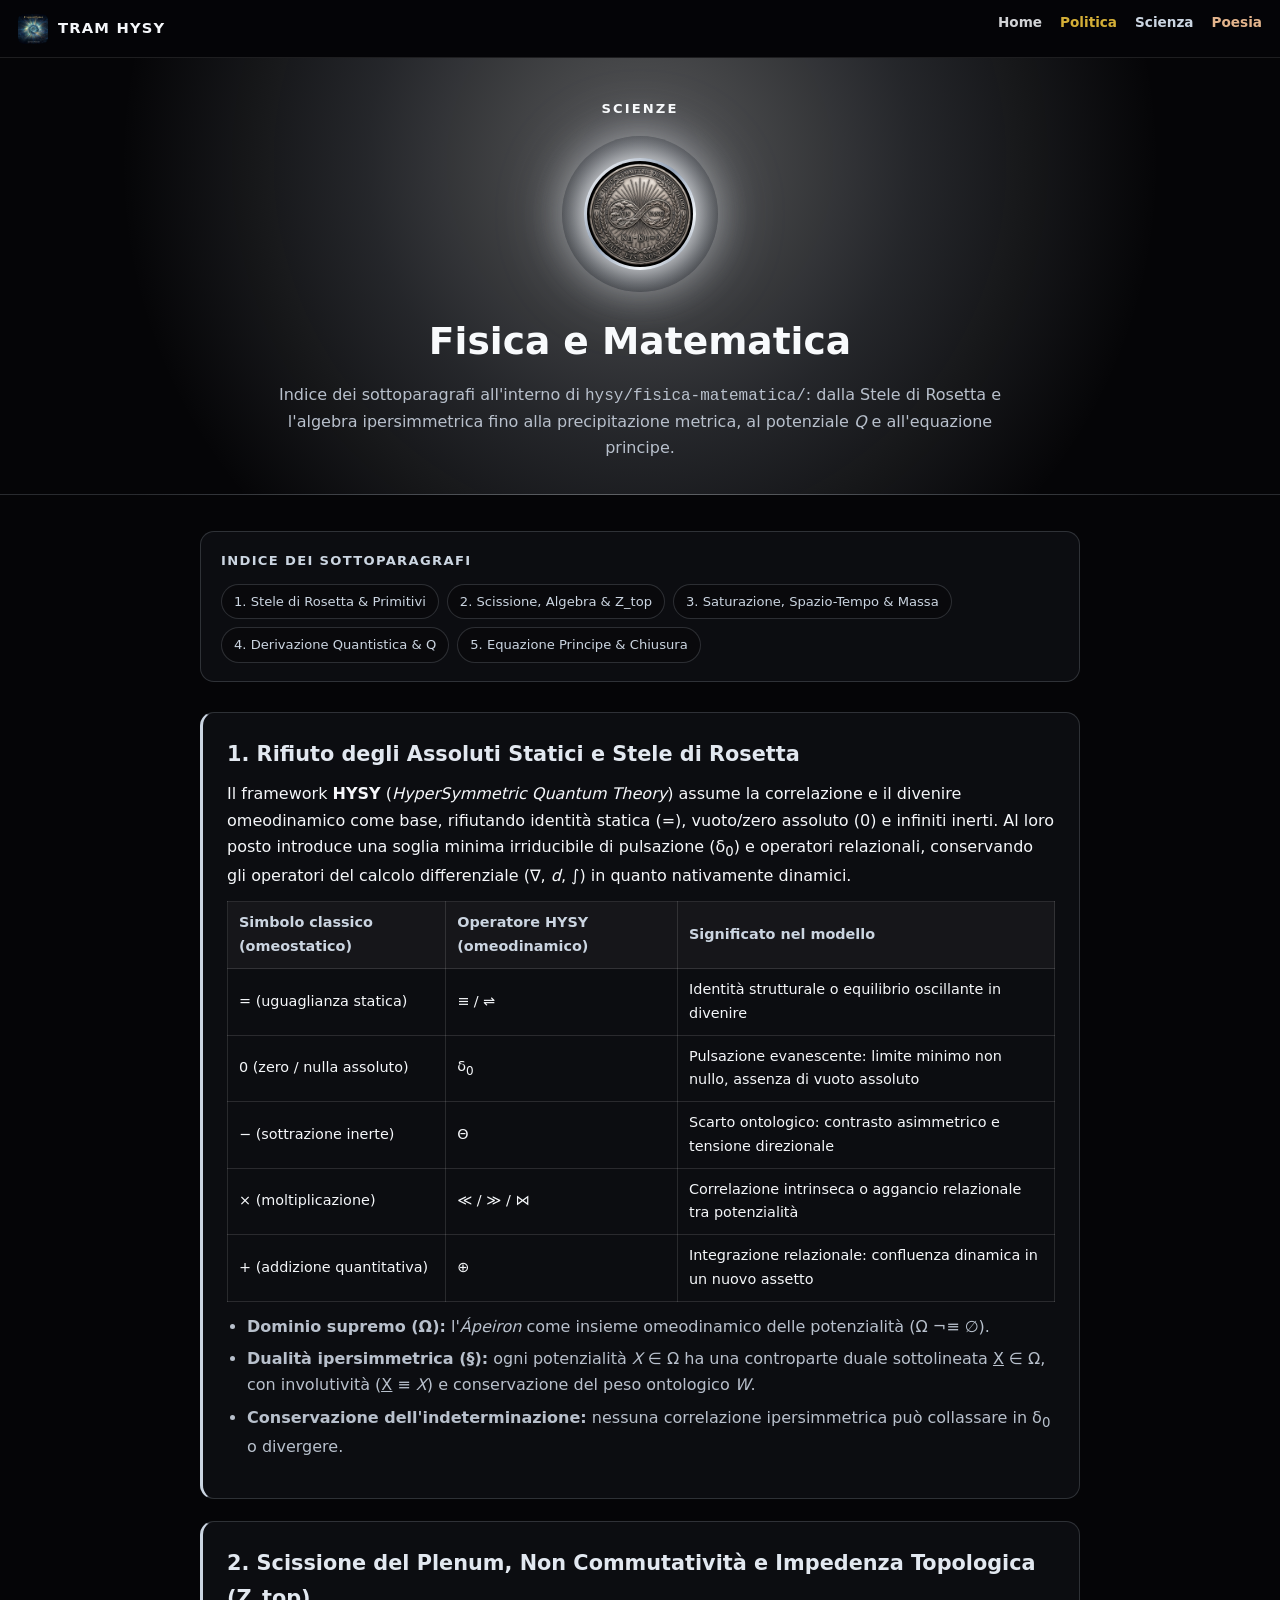
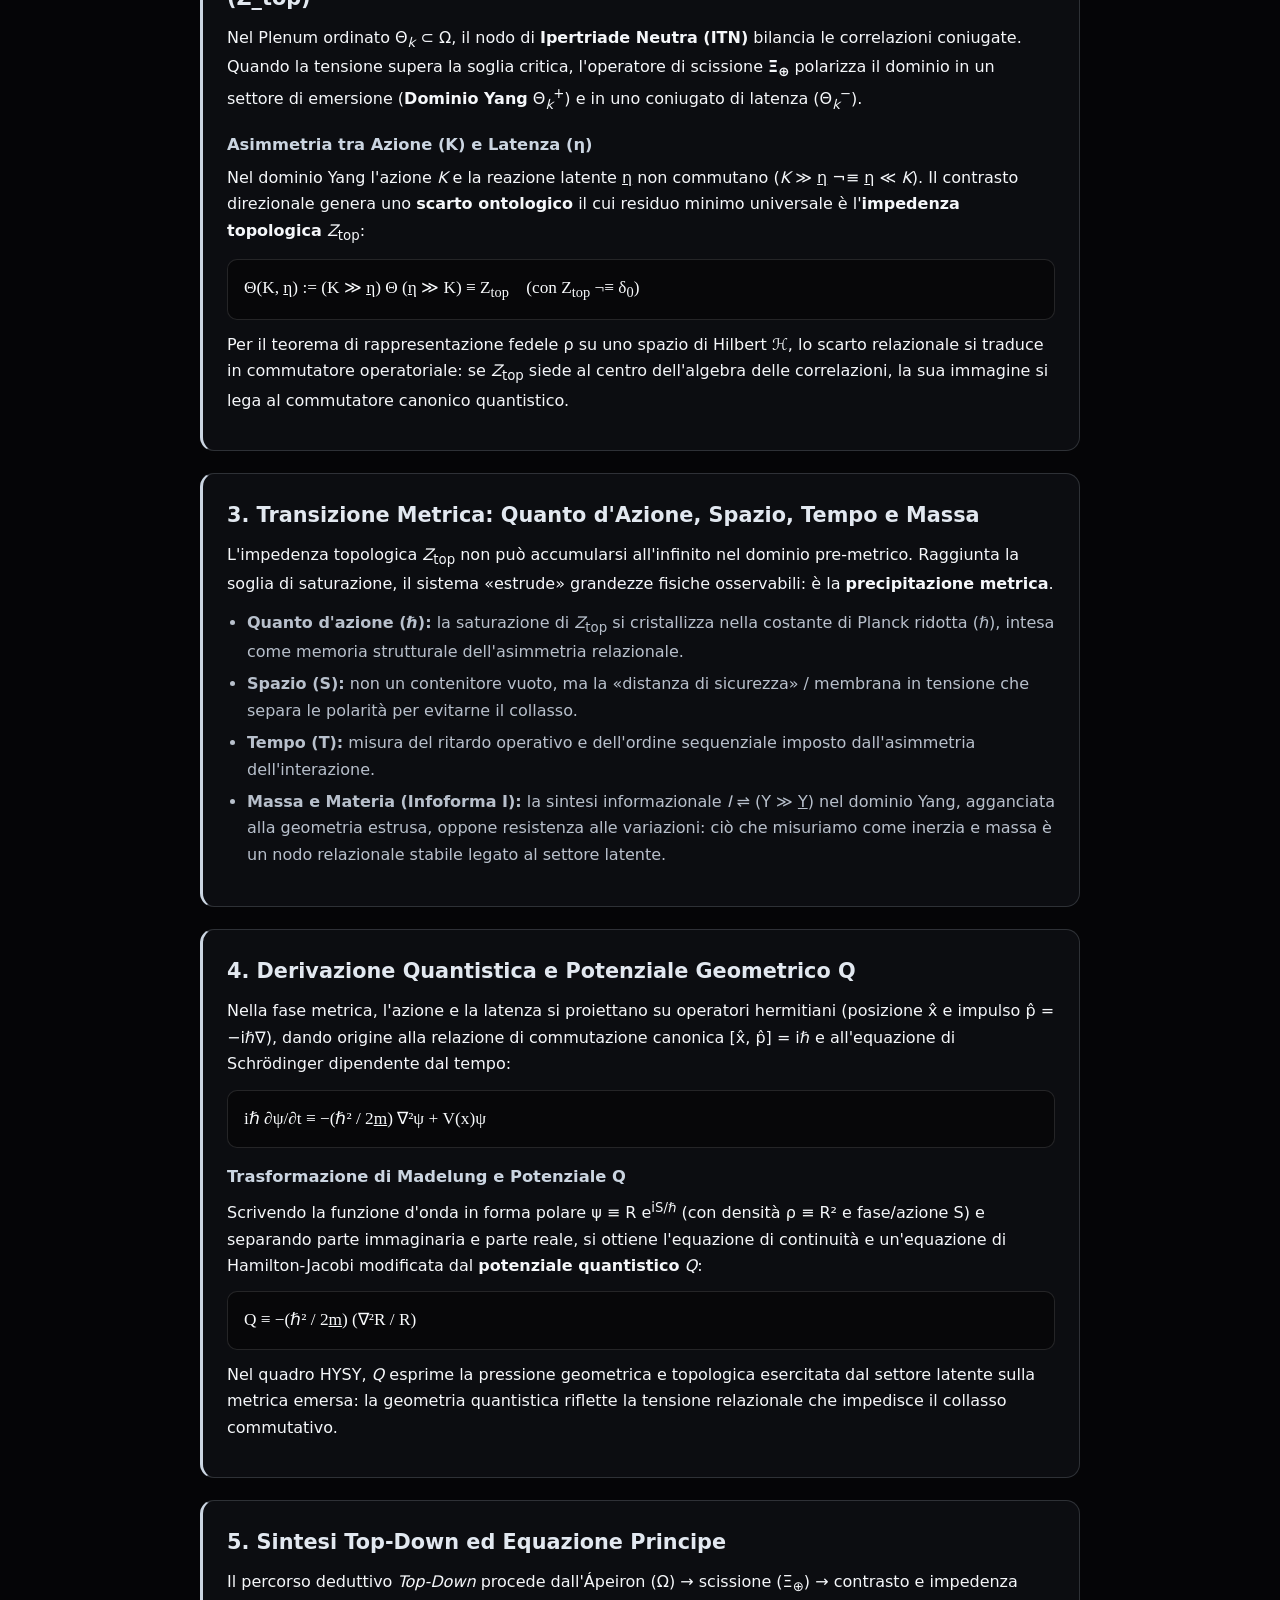
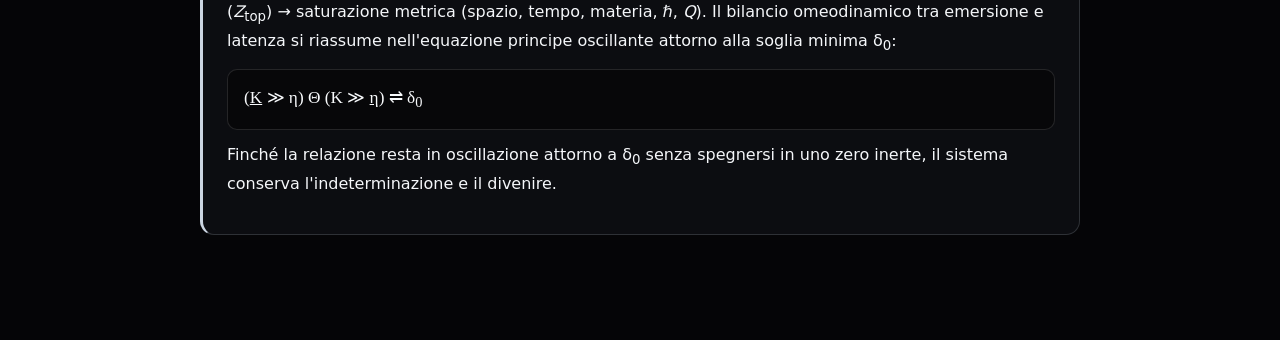
<file: hysy/fisica-matematica/index.html>
<!DOCTYPE html>
<html lang="it">
<head>
  <meta charset="UTF-8" />
  <meta name="viewport" content="width=device-width, initial-scale=1.0" />
  <title>TRAM HYSY — Scienze · Fisica e Matematica</title>
  <link rel="stylesheet" href="../../css/style.css" />
  <style>
    .sci-fm-hero {
      text-align: center;
      padding: 40px 20px 32px;
      border-bottom: 1px solid var(--border-silver);
      background:
        radial-gradient(circle at 50% 24%, rgba(248, 250, 252, 0.34) 0%, rgba(203, 213, 225, 0.16) 38%, rgba(5, 5, 8, 0) 72%),
        var(--bg);
    }

    .sci-fm-kicker {
      font-size: 0.82rem;
      letter-spacing: 0.16em;
      text-transform: uppercase;
      color: #f8fafc;
      font-weight: 800;
      margin-bottom: 16px;
    }

    .silver-luminous-stage {
      width: 156px;
      height: 156px;
      margin: 0 auto 18px;
      border-radius: 50%;
      display: flex;
      align-items: center;
      justify-content: center;
      background:
        radial-gradient(circle, rgba(255, 255, 255, 0.92) 0%, rgba(226, 232, 240, 0.52) 48%, rgba(148, 163, 184, 0.12) 72%, transparent 100%);
      box-shadow:
        0 0 38px rgba(248, 250, 252, 0.42),
        0 0 72px rgba(203, 213, 225, 0.24);
    }

    .silver-coin-frame {
      width: 112px;
      height: 112px;
      border-radius: 50%;
      padding: 3px;
      background: linear-gradient(135deg, #ffffff 0%, #94a3b8 45%, #f1f5f9 75%, #64748b 100%);
      box-shadow: 0 0 22px rgba(255, 255, 255, 0.45);
    }

    .silver-coin-frame img {
      width: 100%;
      height: 100%;
      border-radius: 50%;
      object-fit: cover;
      display: block;
      background: #0b0e14;
    }

    .sci-fm-title {
      font-size: clamp(1.65rem, 3.6vw, 2.35rem);
      font-weight: 700;
      color: #f8fafc;
      margin-bottom: 10px;
    }

    .sci-fm-lead {
      color: var(--muted);
      font-size: 1rem;
      max-width: 740px;
      margin: 0 auto;
    }
  </style>
</head>
<body>

  <header class="topbar topbar-sub">
    <a href="../../index.html" class="brand">
      <img src="../../assets/img/respiro.jpg" alt="Logo Respiro" />
      <span class="brand-label">TRAM HYSY</span>
    </a>
    <nav aria-label="Navigazione sezioni">
      <ul class="nav-links">
        <li><a href="../../index.html" class="c-home">Home</a></li>
        <li><a href="../../deng/" class="c-gold">Politica</a></li>
        <li><a href="../" class="c-silver">Scienza</a></li>
        <li><a href="../../nugae/" class="c-bronze">Poesia</a></li>
      </ul>
    </nav>
  </header>

  <main>
    <section class="sci-fm-hero">
      <p class="sci-fm-kicker">Scienze</p>
      <div class="silver-luminous-stage">
        <div class="silver-coin-frame">
          <img src="../../assets/img/hysy.jpg" alt="Moneta Argento — Scienze" />
        </div>
      </div>
      <h1 class="sci-fm-title">Fisica e Matematica</h1>
      <p class="sci-fm-lead">
        Indice dei sottoparagrafi all'interno di <code>hysy/fisica-matematica/</code>: dalla Stele di Rosetta e l'algebra ipersimmetrica fino alla precipitazione metrica, al potenziale <em>Q</em> e all'equazione principe.
      </p>
    </section>

    <div class="container">
      <nav class="summary-box" aria-label="Indice dei sottoparagrafi">
        <p class="summary-title">Indice dei sottoparagrafi</p>
        <div class="toc">
          <a href="#stele">1. Stele di Rosetta &amp; Primitivi</a>
          <a href="#algebra">2. Scissione, Algebra &amp; Z_top</a>
          <a href="#fisica">3. Saturazione, Spazio-Tempo &amp; Massa</a>
          <a href="#matematica">4. Derivazione Quantistica &amp; Q</a>
          <a href="#sintesi">5. Equazione Principe &amp; Chiusura</a>
        </div>
      </nav>

      <section id="stele" class="study-block">
        <h2>1. Rifiuto degli Assoluti Statici e Stele di Rosetta</h2>
        <p>
          Il framework <strong>HYSY</strong> (<em>HyperSymmetric Quantum Theory</em>) assume la correlazione e il divenire omeodinamico come base, rifiutando identit&agrave; statica (=), vuoto/zero assoluto (0) e infiniti inerti. Al loro posto introduce una soglia minima irriducibile di pulsazione (&delta;<sub>0</sub>) e operatori relazionali, conservando gli operatori del calcolo differenziale (&nabla;, <em>d</em>, &int;) in quanto nativamente dinamici.
        </p>
        <div class="table-wrap">
          <table>
            <thead>
              <tr>
                <th>Simbolo classico (omeostatico)</th>
                <th>Operatore HYSY (omeodinamico)</th>
                <th>Significato nel modello</th>
              </tr>
            </thead>
            <tbody>
              <tr>
                <td>= (uguaglianza statica)</td>
                <td>&equiv; / &rightleftharpoons;</td>
                <td>Identit&agrave; strutturale o equilibrio oscillante in divenire</td>
              </tr>
              <tr>
                <td>0 (zero / nulla assoluto)</td>
                <td>&delta;<sub>0</sub></td>
                <td>Pulsazione evanescente: limite minimo non nullo, assenza di vuoto assoluto</td>
              </tr>
              <tr>
                <td>&minus; (sottrazione inerte)</td>
                <td>&Theta;</td>
                <td>Scarto ontologico: contrasto asimmetrico e tensione direzionale</td>
              </tr>
              <tr>
                <td>&times; (moltiplicazione)</td>
                <td>&ll; / &gg; / &bowtie;</td>
                <td>Correlazione intrinseca o aggancio relazionale tra potenzialit&agrave;</td>
              </tr>
              <tr>
                <td>+ (addizione quantitativa)</td>
                <td>&oplus;</td>
                <td>Integrazione relazionale: confluenza dinamica in un nuovo assetto</td>
              </tr>
            </tbody>
          </table>
        </div>
        <ul>
          <li><strong>Dominio supremo (&Omega;):</strong> l'<em>&Aacute;peiron</em> come insieme omeodinamico delle potenzialit&agrave; (&Omega; &not;&equiv; &empty;).</li>
          <li><strong>Dualit&agrave; ipersimmetrica (&sect;):</strong> ogni potenzialit&agrave; <em>X</em> &isin; &Omega; ha una controparte duale sottolineata <u>X</u> &isin; &Omega;, con involutivit&agrave; (<u><u>X</u></u> &equiv; <em>X</em>) e conservazione del peso ontologico <em>W</em>.</li>
          <li><strong>Conservazione dell'indeterminazione:</strong> nessuna correlazione ipersimmetrica pu&ograve; collassare in &delta;<sub>0</sub> o divergere.</li>
        </ul>
      </section>

      <section id="algebra" class="study-block">
        <h2>2. Scissione del Plenum, Non Commutativit&agrave; e Impedenza Topologica (Z_top)</h2>
        <p>
          Nel Plenum ordinato &Theta;<sub><em>k</em></sub> &subset; &Omega;, il nodo di <strong>Ipertriade Neutra (ITN)</strong> bilancia le correlazioni coniugate. Quando la tensione supera la soglia critica, l'operatore di scissione <strong>&Xi;<sub>&oplus;</sub></strong> polarizza il dominio in un settore di emersione (<strong>Dominio Yang</strong> &Theta;<sub><em>k</em></sub><sup>+</sup>) e in uno coniugato di latenza (&Theta;<sub><em>k</em></sub><sup>&minus;</sup>).
        </p>
        <h3>Asimmetria tra Azione (K) e Latenza (&eta;)</h3>
        <p>
          Nel dominio Yang l'azione <em>K</em> e la reazione latente <u>&eta;</u> non commutano (<em>K</em> &gg; <u>&eta;</u> &not;&equiv; <u>&eta;</u> &ll; <em>K</em>). Il contrasto direzionale genera uno <strong>scarto ontologico</strong> il cui residuo minimo universale &egrave; l'<strong>impedenza topologica</strong> <em>Z</em><sub>top</sub>:
        </p>
        <div class="formula-box">
          &Theta;(K, <u>&eta;</u>) := (K &gg; <u>&eta;</u>) &Theta; (<u>&eta;</u> &gg; K) &equiv; Z<sub>top</sub> &nbsp;&nbsp; (con Z<sub>top</sub> &not;&equiv; &delta;<sub>0</sub>)
        </div>
        <p>
          Per il teorema di rappresentazione fedele &rho; su uno spazio di Hilbert &Hscr;, lo scarto relazionale si traduce in commutatore operatoriale: se <em>Z</em><sub>top</sub> siede al centro dell'algebra delle correlazioni, la sua immagine si lega al commutatore canonico quantistico.
        </p>
      </section>

      <section id="fisica" class="study-block">
        <h2>3. Transizione Metrica: Quanto d'Azione, Spazio, Tempo e Massa</h2>
        <p>
          L'impedenza topologica <em>Z</em><sub>top</sub> non pu&ograve; accumularsi all'infinito nel dominio pre-metrico. Raggiunta la soglia di saturazione, il sistema &laquo;estrude&raquo; grandezze fisiche osservabili: &egrave; la <strong>precipitazione metrica</strong>.
        </p>
        <ul>
          <li><strong>Quanto d'azione (&hbar;):</strong> la saturazione di <em>Z</em><sub>top</sub> si cristallizza nella costante di Planck ridotta (&hbar;), intesa come memoria strutturale dell'asimmetria relazionale.</li>
          <li><strong>Spazio (S):</strong> non un contenitore vuoto, ma la &laquo;distanza di sicurezza&raquo; / membrana in tensione che separa le polarit&agrave; per evitarne il collasso.</li>
          <li><strong>Tempo (T):</strong> misura del ritardo operativo e dell'ordine sequenziale imposto dall'asimmetria dell'interazione.</li>
          <li><strong>Massa e Materia (Infoforma I):</strong> la sintesi informazionale <em>I</em> &rightleftharpoons; (Y &gg; <u>Y</u>) nel dominio Yang, agganciata alla geometria estrusa, oppone resistenza alle variazioni: ci&ograve; che misuriamo come inerzia e massa &egrave; un nodo relazionale stabile legato al settore latente.</li>
        </ul>
      </section>

      <section id="matematica" class="study-block">
        <h2>4. Derivazione Quantistica e Potenziale Geometrico Q</h2>
        <p>
          Nella fase metrica, l'azione e la latenza si proiettano su operatori hermitiani (posizione x&#770; e impulso p&#770; = &minus;i&hbar;&nabla;), dando origine alla relazione di commutazione canonica [x&#770;, p&#770;] = i&hbar; e all'equazione di Schr&ouml;dinger dipendente dal tempo:
        </p>
        <div class="formula-box">
          i&hbar; &part;&psi;/&part;t &equiv; &minus;(&hbar;&sup2; / 2<u>m</u>) &nabla;&sup2;&psi; + V(x)&psi;
        </div>
        <h3>Trasformazione di Madelung e Potenziale Q</h3>
        <p>
          Scrivendo la funzione d'onda in forma polare &psi; &equiv; R e<sup>iS/&hbar;</sup> (con densit&agrave; &rho; &equiv; R&sup2; e fase/azione S) e separando parte immaginaria e parte reale, si ottiene l'equazione di continuit&agrave; e un'equazione di Hamilton-Jacobi modificata dal <strong>potenziale quantistico</strong> <em>Q</em>:
        </p>
        <div class="formula-box">
          Q &equiv; &minus;(&hbar;&sup2; / 2<u>m</u>) (&nabla;&sup2;R / R)
        </div>
        <p>
          Nel quadro HYSY, <em>Q</em> esprime la pressione geometrica e topologica esercitata dal settore latente sulla metrica emersa: la geometria quantistica riflette la tensione relazionale che impedisce il collasso commutativo.
        </p>
      </section>

      <section id="sintesi" class="study-block">
        <h2>5. Sintesi Top-Down ed Equazione Principe</h2>
        <p>
          Il percorso deduttivo <em>Top-Down</em> procede dall'&Aacute;peiron (&Omega;) &rarr; scissione (&Xi;<sub>&oplus;</sub>) &rarr; contrasto e impedenza (<em>Z</em><sub>top</sub>) &rarr; saturazione metrica (spazio, tempo, materia, &hbar;, <em>Q</em>). Il bilancio omeodinamico tra emersione e latenza si riassume nell'equazione principe oscillante attorno alla soglia minima &delta;<sub>0</sub>:
        </p>
        <div class="formula-box">
          (<u>K</u> &gg; &eta;) &Theta; (K &gg; <u>&eta;</u>) &rightleftharpoons; &delta;<sub>0</sub>
        </div>
        <p>
          Finch&eacute; la relazione resta in oscillazione attorno a &delta;<sub>0</sub> senza spegnersi in uno zero inerte, il sistema conserva l'indeterminazione e il divenire.
        </p>
      </section>
    </div>
  </main>

</body>
</html>
</file>
<file: css/style.css>
:root {
  --bg: #050507;
  --surface: #0c0d11;
  --card: #111218;
  --text: #f5f7fa;
  --muted: #b8c0cc;
  --gold: #d4af37;
  --gold-bright: #ecd06f;
  --silver: #cbd5e1;
  --accent: #e2e8f0;
  --bronze: #c88a5b;
  --bronze-bright: #e3b48c;
  --bronze-soft: rgba(200, 138, 91, 0.14);
  --border: rgba(255, 255, 255, 0.12);
  --border-silver: rgba(203, 213, 225, 0.18);
  --border-bronze: rgba(200, 138, 91, 0.24);
  --border-gold: rgba(212, 175, 55, 0.25);
  --nav-h: 58px;
}

* {
  box-sizing: border-box;
  margin: 0;
  padding: 0;
}

html {
  scroll-behavior: smooth;
  scroll-padding-top: 110px;
}

body {
  background: var(--bg);
  color: var(--text);
  font-family: system-ui, -apple-system, BlinkMacSystemFont, "Segoe UI", Roboto, sans-serif;
  line-height: 1.65;
  padding-top: var(--nav-h);
  overflow-x: hidden;
}

/* Barra superiore fissa */
.topbar {
  position: fixed;
  top: 0;
  left: 0;
  right: 0;
  height: var(--nav-h);
  z-index: 999;
  display: grid;
  grid-template-columns: 1fr auto 1fr;
  align-items: center;
  padding: 0 18px;
  background: rgba(5, 5, 8, 0.94);
  backdrop-filter: blur(10px);
  border-bottom: 1px solid rgba(255, 255, 255, 0.1);
}

.topbar-sub {
  display: flex;
  justify-content: space-between;
}

.brand {
  grid-column: 1;
  justify-self: start;
  display: flex;
  align-items: center;
  gap: 10px;
  text-decoration: none;
  color: var(--text);
  font-weight: 700;
  letter-spacing: 0.08em;
  font-size: 0.92rem;
}

.brand img {
  width: 30px;
  height: 30px;
  border-radius: 6px;
  object-fit: cover;
  display: block;
}

.center-nav {
  grid-column: 2;
  justify-self: center;
}

.nav-links {
  display: flex;
  align-items: center;
  justify-content: center;
  gap: 18px;
  list-style: none;
  font-size: 0.85rem;
  white-space: nowrap;
}

.nav-links a {
  text-decoration: none;
  font-weight: 600;
}

.c-home {
  color: var(--text);
  opacity: 0.85;
}

.c-home:hover {
  opacity: 1;
}

.c-gold {
  color: var(--gold);
}

.c-silver {
  color: var(--silver);
}

.c-bronze {
  color: var(--bronze-bright);
}

.c-author {
  color: var(--text);
  opacity: 0.92;
}

.c-author:hover {
  opacity: 1;
  text-decoration: underline;
  text-underline-offset: 4px;
}

/* Scena principale con vortice */
.stage {
  position: relative;
  width: 100%;
  min-height: calc(100vh - var(--nav-h));
  display: flex;
  flex-direction: column;
  align-items: center;
  justify-content: center;
  padding: 24px 16px;
  background: #000;
  overflow: hidden;
}

video.vortex-bg {
  position: absolute;
  inset: 0;
  width: 100%;
  height: 100%;
  object-fit: cover;
  transform: scale(1.12);
  z-index: 1;
}

.stage-overlay {
  position: absolute;
  inset: 0;
  z-index: 2;
  background: radial-gradient(circle at 50% 50%, rgba(0, 0, 0, 0.12) 0%, rgba(0, 0, 0, 0.72) 100%);
}

/* Tre riquadri centrati */
.pillars-row {
  position: relative;
  z-index: 3;
  width: 100%;
  max-width: 720px;
  display: grid;
  grid-template-columns: repeat(3, minmax(0, 1fr));
  gap: 16px;
  margin: auto;
}

.pillar-box {
  display: flex;
  flex-direction: column;
  align-items: center;
  text-decoration: none;
  background: rgba(10, 12, 18, 0.78);
  backdrop-filter: blur(8px);
  border: 1px solid rgba(255, 255, 255, 0.16);
  border-radius: 14px;
  padding: 14px 10px 12px;
  transition: transform 0.2s ease, border-color 0.2s ease;
}

.pillar-box:hover {
  transform: translateY(-3px);
}

.box-gold {
  border-top: 3px solid var(--gold);
}

.box-silver {
  border-top: 3px solid var(--silver);
}

.box-bronze {
  border-top: 3px solid var(--bronze);
}

.pillar-box img {
  width: 104px !important;
  height: 104px !important;
  max-width: 104px !important;
  max-height: 104px !important;
  border-radius: 50%;
  object-fit: cover;
  display: block;
  margin-bottom: 10px;
}

.pillar-name {
  font-size: 0.98rem;
  font-weight: 700;
}

.box-gold .pillar-name {
  color: var(--gold);
}

.box-silver .pillar-name {
  color: var(--silver);
}

.box-bronze .pillar-name {
  color: var(--bronze);
}

.audio-row {
  position: absolute;
  bottom: 16px;
  left: 50%;
  transform: translateX(-50%);
  z-index: 3;
  display: flex;
  justify-content: center;
  align-items: center;
  gap: 10px;
  flex-wrap: wrap;
}

.btn-audio {
  background: rgba(12, 14, 22, 0.88);
  color: var(--text);
  border: 1px solid rgba(255, 255, 255, 0.3);
  padding: 6px 14px;
  border-radius: 999px;
  font-size: 0.8rem;
  cursor: pointer;
}

.audio-msg {
  font-size: 0.78rem;
  color: var(--muted);
}

/* Sezione Autore */
.author-section {
  max-width: 900px;
  margin: 0 auto;
  padding: 40px 18px 68px;
  scroll-margin-top: 110px;
}

.author-card {
  background: var(--surface);
  border: 1px solid var(--border);
  border-left: 4px solid var(--bronze);
  border-radius: 16px;
  padding: 24px;
  display: grid;
  grid-template-columns: 170px 1fr;
  gap: 24px;
  align-items: start;
  transition: box-shadow 0.25s ease, border-color 0.25s ease;
}

.author-card.no-photo {
  grid-template-columns: 1fr;
}

.author-card.highlight {
  border-color: var(--silver);
  box-shadow: 0 0 28px rgba(203, 213, 225, 0.22);
}

.author-photo-wrap {
  width: 170px;
  height: 210px;
  border-radius: 14px;
  overflow: hidden;
  background: #14161d;
  border: 1px solid rgba(255, 255, 255, 0.14);
  flex-shrink: 0;
}

.author-card.no-photo .author-photo-wrap {
  display: none;
}

.author-photo-wrap img {
  width: 100%;
  height: 100%;
  object-fit: cover;
  object-position: top center;
  display: block;
}

.author-kicker {
  font-size: 0.74rem;
  letter-spacing: 0.12em;
  text-transform: uppercase;
  color: var(--silver);
  font-weight: 700;
  margin-bottom: 4px;
}

.author-name {
  font-size: 1.45rem;
  margin-bottom: 6px;
}

.author-role {
  font-size: 0.9rem;
  color: var(--bronze);
  margin-bottom: 12px;
  font-weight: 600;
}

.author-bio p {
  font-size: 0.96rem;
  color: var(--muted);
  line-height: 1.62;
  margin-bottom: 10px;
}

.author-bio p:last-child {
  margin-bottom: 0;
}

/* Contenitori pagine interne */
.container {
  max-width: 920px;
  margin: 0 auto;
  padding: 36px 20px 84px;
}

.kicker {
  color: var(--silver);
  font-size: 0.78rem;
  letter-spacing: 0.12em;
  text-transform: uppercase;
  margin-bottom: 8px;
  font-weight: 700;
}

h1 {
  font-size: clamp(1.7rem, 3.5vw, 2.5rem);
  margin-bottom: 12px;
}

.lead {
  color: var(--muted);
  font-size: 1.04rem;
  margin-bottom: 24px;
}

/* Divulgativo & Video */
.video-grid {
  display: grid;
  grid-template-columns: 1fr;
  gap: 22px;
}

.video-card {
  background: var(--surface);
  border: 1px solid var(--border-silver);
  border-left: 4px solid var(--silver);
  border-radius: 16px;
  padding: 22px;
}

.video-card h2 {
  font-size: 1.24rem;
  color: var(--accent);
  margin-bottom: 6px;
}

.video-card p {
  color: var(--muted);
  font-size: 0.95rem;
  margin-bottom: 14px;
}

.video-frame {
  width: 100%;
  border-radius: 12px;
  overflow: hidden;
  background: #000;
  border: 1px solid rgba(255, 255, 255, 0.12);
}

.video-frame video {
  width: 100%;
  max-height: 540px;
  display: block;
  background: #000;
}

/* Fisica & Matematica */
.summary-box {
  background: var(--surface);
  border: 1px solid var(--border-silver);
  border-radius: 14px;
  padding: 18px 20px;
  margin-bottom: 30px;
}

.summary-title {
  font-size: 0.82rem;
  letter-spacing: 0.1em;
  text-transform: uppercase;
  color: var(--silver);
  margin-bottom: 12px;
  font-weight: 700;
}

.toc {
  display: flex;
  flex-wrap: wrap;
  gap: 8px;
}

.toc a {
  background: #09090c;
  border: 1px solid var(--border-silver);
  color: var(--silver);
  text-decoration: none;
  padding: 6px 12px;
  border-radius: 999px;
  font-size: 0.82rem;
}

section.study-block {
  background: var(--surface);
  border: 1px solid var(--border-silver);
  border-left: 3px solid var(--silver);
  border-radius: 14px;
  padding: 24px;
  margin-bottom: 22px;
  scroll-margin-top: 110px;
}

section.study-block h2 {
  font-size: 1.3rem;
  color: var(--accent);
  margin-bottom: 10px;
}

section.study-block h3 {
  font-size: 1.02rem;
  color: var(--silver);
  margin: 16px 0 6px;
}

p {
  margin-bottom: 12px;
}

ul {
  margin: 8px 0 14px 20px;
  color: var(--muted);
}

li {
  margin-bottom: 6px;
}

.formula-box {
  background: #070709;
  border: 1px solid rgba(255, 255, 255, 0.12);
  border-radius: 10px;
  padding: 14px 16px;
  margin: 12px 0;
  font-family: "Cambria Math", "Times New Roman", serif;
  font-size: 1.08rem;
  color: #f8fafc;
  overflow-x: auto;
}

.table-wrap {
  overflow-x: auto;
  margin: 12px 0;
}

table {
  width: 100%;
  border-collapse: collapse;
  font-size: 0.9rem;
}

th,
td {
  border: 1px solid rgba(255, 255, 255, 0.12);
  padding: 9px 11px;
  text-align: left;
}

th {
  background: rgba(255, 255, 255, 0.04);
  color: var(--silver);
}

/* Poesia / Nugae — blocchi di 3 con striscia bronzo a sinistra */
.hero-nugae {
  background:
    radial-gradient(circle at 50% 0%, rgba(200, 138, 91, 0.22), transparent 65%),
    var(--bg);
  border-bottom: 1px solid var(--border-bronze);
  padding: 36px 20px 30px;
  text-align: center;
}

.hero-inner {
  max-width: 820px;
  margin: 0 auto;
}

.coin-badge {
  width: 96px;
  height: 96px;
  border-radius: 50%;
  overflow: hidden;
  margin: 0 auto 14px;
  border: 2px solid var(--bronze);
  box-shadow: 0 0 24px rgba(200, 138, 91, 0.28);
}

.coin-badge img {
  width: 100%;
  height: 100%;
  object-fit: cover;
  display: block;
}

.hero-nugae .kicker {
  color: var(--bronze-bright);
}

.subtitle {
  margin-top: 6px;
  color: var(--bronze-bright);
  font-size: 1rem;
  font-weight: 600;
}

.epigraph {
  margin-top: 14px;
  color: var(--muted);
  font-style: italic;
  font-size: 0.94rem;
}

.quick-index {
  display: flex;
  flex-wrap: wrap;
  gap: 8px;
  margin-bottom: 28px;
  padding: 14px;
  background: var(--surface);
  border: 1px solid var(--border-bronze);
  border-radius: 14px;
}

.quick-index a {
  text-decoration: none;
  font-size: 0.8rem;
  color: var(--bronze-bright);
  background: var(--bronze-soft);
  border: 1px solid rgba(200, 138, 91, 0.35);
  padding: 5px 11px;
  border-radius: 999px;
  transition: background 0.2s ease, color 0.2s ease;
}

.quick-index a:hover {
  background: var(--bronze);
  color: #090706;
}

.note-box {
  background: var(--surface);
  border: 1px solid var(--border-bronze);
  border-left: 4px solid var(--bronze);
  border-radius: 14px;
  padding: 22px;
  margin-bottom: 24px;
  scroll-margin-top: 110px;
}

.note-box h2 {
  font-size: 1.25rem;
  color: var(--bronze-bright);
  margin-bottom: 10px;
}

.note-box p {
  color: var(--text);
  margin-bottom: 10px;
  font-size: 0.98rem;
}

.note-box p:last-child {
  margin-bottom: 0;
}

.triad-list {
  display: flex;
  flex-direction: column;
  gap: 28px;
}

.poem-triad {
  position: relative;
  display: flex;
  flex-direction: column;
  gap: 16px;
  padding-left: 22px;
}

.poem-triad::before {
  content: "";
  position: absolute;
  top: 0;
  bottom: 0;
  left: 0;
  width: 6px;
  border-radius: 999px;
  background: linear-gradient(180deg, var(--bronze-bright) 0%, var(--bronze) 65%, rgba(200, 138, 91, 0.35) 100%);
  box-shadow: 0 0 14px rgba(200, 138, 91, 0.25);
}

.poem-card {
  background: var(--card);
  border: 1px solid rgba(200, 138, 91, 0.2);
  border-radius: 14px;
  padding: 22px;
  scroll-margin-top: 110px;
  transition: border-color 0.2s ease, transform 0.2s ease;
}

.poem-card:hover {
  border-color: var(--bronze-bright);
  transform: translateX(3px);
}

.poem-title {
  font-size: 1.22rem;
  color: var(--bronze-bright);
  padding-top: 4px;
  margin-bottom: 2px;
  scroll-margin-top: 110px;
}

.poem-meta {
  font-size: 0.84rem;
  color: var(--muted);
  margin-bottom: 14px;
  font-style: italic;
}

.poem-verses {
  white-space: pre-line;
  font-family: Georgia, "Times New Roman", serif;
  font-size: 1.04rem;
  line-height: 1.72;
  color: var(--text);
}

@media (max-width: 780px) {
  .topbar {
    display: flex;
    justify-content: space-between;
    padding: 0 12px;
  }

  .brand-label {
    display: none;
  }

  .nav-links {
    gap: 10px;
    font-size: 0.76rem;
  }
}

@media (max-width: 680px) {
  .pillars-row {
    grid-template-columns: 1fr;
    max-width: 300px;
    gap: 10px;
  }

  .pillar-box {
    flex-direction: row;
    gap: 12px;
    padding: 8px 12px;
  }

  .pillar-box img {
    width: 58px !important;
    height: 58px !important;
    max-width: 58px !important;
    max-height: 58px !important;
    margin-bottom: 0;
  }

  .author-card {
    grid-template-columns: 1fr;
    text-align: center;
    padding: 20px 16px;
  }

  .author-photo-wrap {
    width: 140px;
    height: 175px;
    margin: 0 auto;
  }

  .poem-triad {
    padding-left: 16px;
  }

  .poem-triad::before {
    width: 5px;
  }

  .poem-card {
    padding: 18px 16px;
  }

  .poem-verses {
    font-size: 0.98rem;
  }

  section.study-block {
    padding: 18px;
  }
}
</file>
